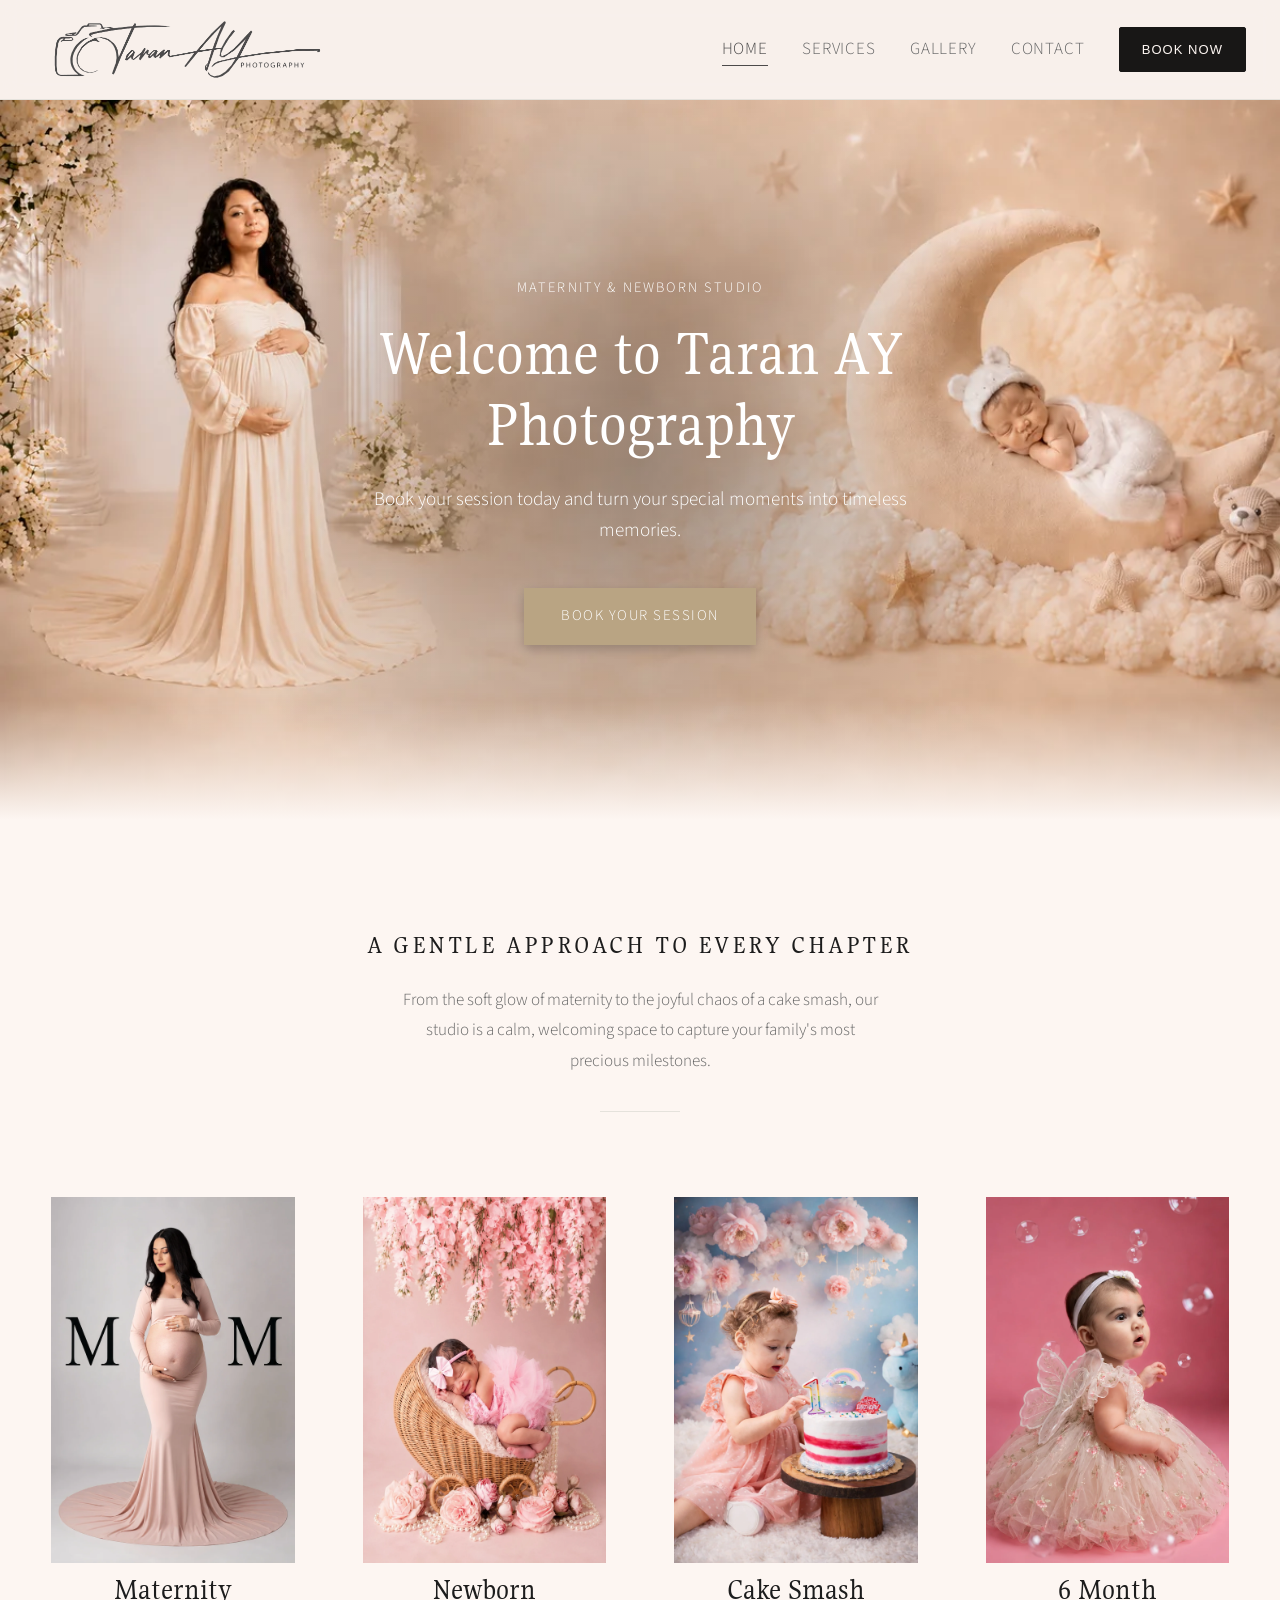
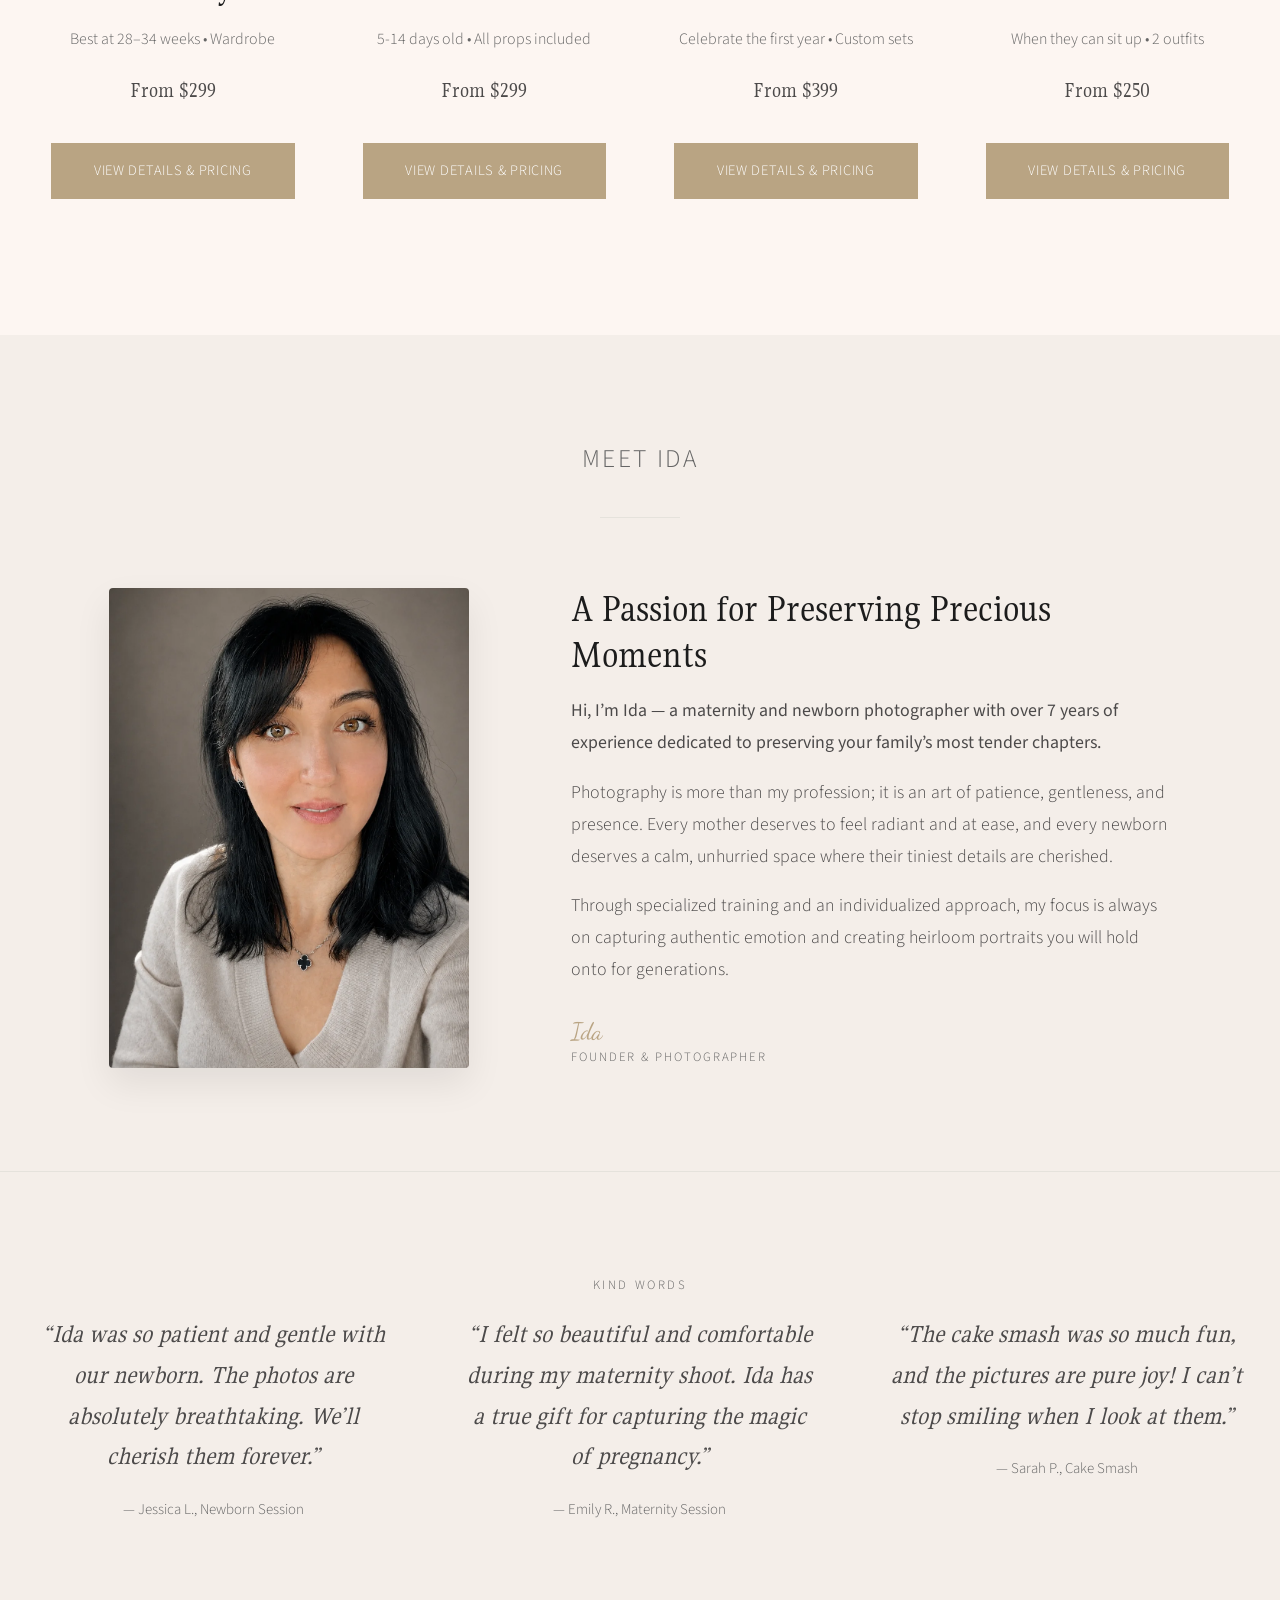
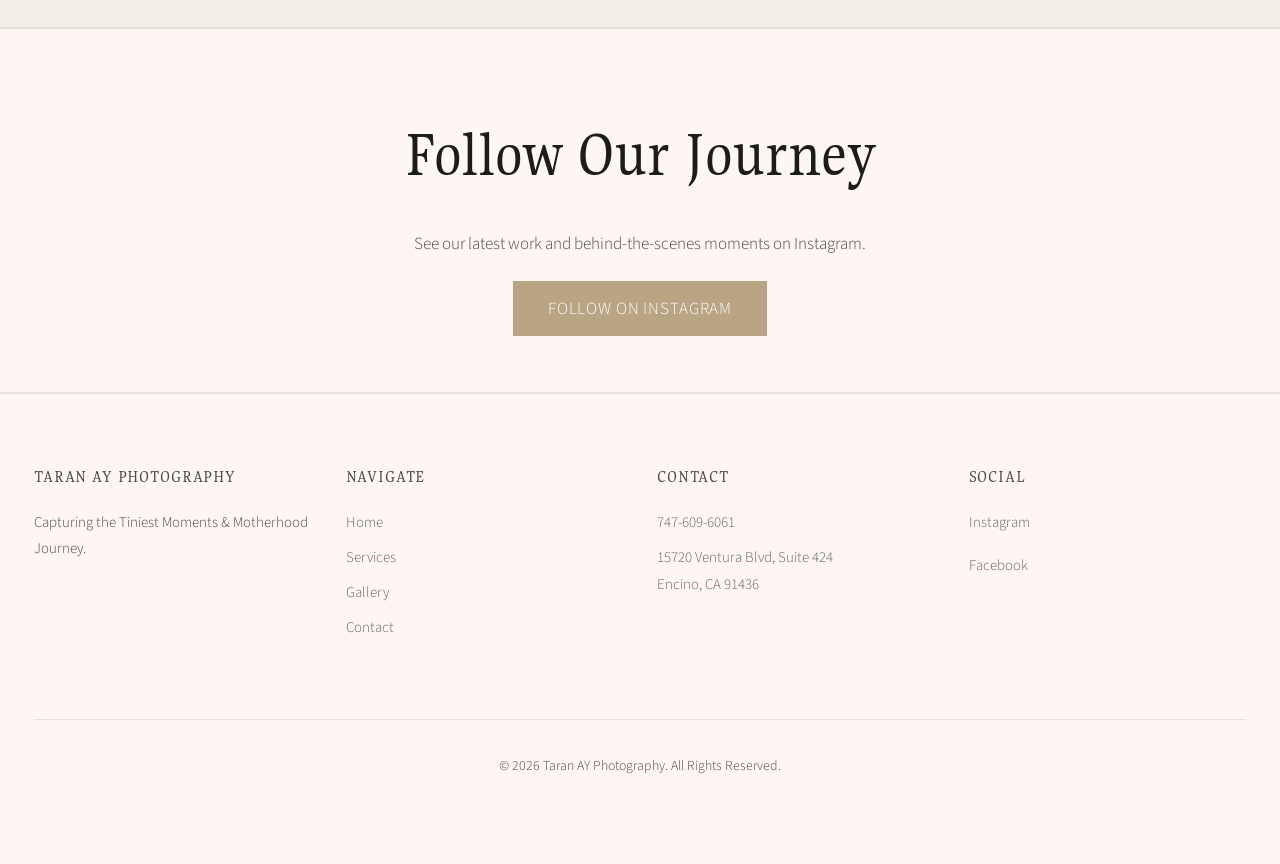
<file: index.html>
<!DOCTYPE html>
<html lang="en">
<head>
  <meta charset="UTF-8">
  <meta name="viewport" content="width=device-width, initial-scale=1.0">
  <meta name="description" content="Taran AY Photography specializes in newborn, maternity, and cake smash photography.">
  <title>Taran AY Photography — Newborn, Maternity & Cake Smash</title>
  <link rel="preconnect" href="https://fonts.googleapis.com">
  <link rel="preconnect" href="https://fonts.gstatic.com" crossorigin>
  <link href="https://fonts.googleapis.com/css2?family=Gupter:wght@400&family=Source+Sans+Pro:wght@300&family=Dancing+Script:wght@400&display=swap" rel="stylesheet">
  <link rel="stylesheet" href="/css/styles.css">
  <!-- Meta Pixel Code -->
  <script>
    !function(f,b,e,v,n,t,s)
    {
        if(f.fbq)return;n=f.fbq=function(){
            n.callMethod? n.callMethod.apply(n,arguments):n.queue.push(arguments)
        };
        if(!f._fbq)f._fbq=n;
        n.push=n;n.loaded=!0;
        n.version='2.0';
        n.queue=[];t=b.createElement(e);
        t.async=!0;
        t.src=v;
        s=b.getElementsByTagName(e)[0];
        s.parentNode.insertBefore(t,s)
    }(window, document,'script', 'https://connect.facebook.net/en_US/fbevents.js');
    fbq('init', '1381761253374535');
    fbq('track', 'PageView');
  </script>
  <noscript><img height="1" width="1" style="display:none" src="https://www.facebook.com/tr?id=1381761253374535&ev=PageView&noscript=1"/></noscript>
  <!-- End Meta Pixel Code -->
</head>
<body>

  <header class="header">
    <div class="header__inner">
      <a href="/" class="logo">
        <img src="/images/logo.webp" alt="Taran AY Photography Logo">
      </a>
      <nav class="nav" aria-label="Main navigation">
        <ul class="nav__list">
          <li><a href="/" class="nav__link">Home</a></li>
          <li><a href="/services" class="nav__link">Services</a></li>
          <li><a href="/gallery" class="nav__link">Gallery</a></li>
          <li><a href="/contact" class="nav__link">Contact</a></li>
          <li><a href="https://n1458700.alteg.io/" class="btn ms_booking">Book Now</a></li>
        </ul>
      </nav>
      <button class="menu-toggle" aria-label="Open menu" aria-expanded="false">
        <span class="menu-toggle__bar"></span>
        <span class="menu-toggle__bar"></span>
        <span class="menu-toggle__bar"></span>
      </button>
    </div>
  </header>

  <nav class="mobile-nav" aria-label="Mobile navigation">
    <ul class="mobile-nav__list">
      <li><a href="/" class="mobile-nav__link">Home</a></li>
      <li><a href="/services" class="mobile-nav__link">Services</a></li>
      <li><a href="/gallery" class="mobile-nav__link">Gallery</a></li>
      <li><a href="/contact" class="mobile-nav__link">Contact</a></li>
      <li><a href="https://n1458700.alteg.io/" class="btn ms_booking" style="margin-top: 1rem;">Book Now</a></li>
    </ul>
  </nav>

  <main>
    <section class="page-intro">
      <div class="page-intro__image">
        <img src="images/hero_background.webp" alt="A beautiful vertical photograph of a mother and child">
      </div>
      <div class="page-intro__content">
        <span class="page-intro__eyebrow">Maternity &amp; Newborn Studio</span>
        <h1 class="page-intro__headline">Welcome to Taran AY Photography</h1>
        <p class="page-intro__body">
          Book your session today and turn your special moments into timeless memories.
        </p>
        <a href="https://n1458700.alteg.io/" class="page-intro__btn">Book Your Session</a>
      </div>
    </section>

    <section class="section category-showcase-section">
      <div class="container">
        <div class="section-heading">
          <h2>A Gentle Approach to Every Chapter</h2>
          <p>From the soft glow of maternity to the joyful chaos of a cake smash, our studio is a calm, welcoming space to capture your family's most precious milestones.</p>
          <div class="divider"></div>
        </div>
        <div class="category-showcase">
          <div class="service-card">
            <a href="/services#maternity"><img src="/images/maternity.webp" alt="An expectant mother during a maternity photoshoot" class="service-card__image"></a>
            <h3 class="service-card__title">Maternity</h3>
            <p class="service-card__desc">Best at 28–34 weeks • Wardrobe</p>
            <p class="service-card__price">From $299</p>
            <div class="service-card__actions">
              <a href="/services#maternity" class="btn">View Details & Pricing</a>
            </div>
          </div>
          <div class="service-card">
            <a href="/services#newborn"><img src="/images/newborn.webp" alt="A sleeping newborn baby" class="service-card__image"></a>
            <h3 class="service-card__title">Newborn</h3>
            <p class="service-card__desc">5-14 days old • All props included</p>
            <p class="service-card__price">From $299</p>
            <div class="service-card__actions">
              <a href="/services#newborn" class="btn">View Details & Pricing</a>
            </div>
          </div>
          <div class="service-card">
            <a href="/services#cakesmash"><img src="/images/cakesmash.webp" alt="A baby enjoying a cake smash" class="service-card__image"></a>
            <h3 class="service-card__title">Cake Smash</h3>
            <p class="service-card__desc">Celebrate the first year • Custom sets</p>
            <p class="service-card__price">From $399</p>
            <div class="service-card__actions">
              <a href="/services#cakesmash" class="btn">View Details & Pricing</a>
            </div>
          </div>
          <div class="service-card">
            <a href="/services#milestone"><img src="/images/6_month.webp" alt="A 6-month old baby milestone photo" class="service-card__image"></a>
            <h3 class="service-card__title">6 Month</h3>
            <p class="service-card__desc">When they can sit up • 2 outfits</p>
            <p class="service-card__price">From $250</p>
            <div class="service-card__actions">
              <a href="/services#milestone" class="btn">View Details & Pricing</a>
            </div>
          </div>
        </div>
      </div>
    </section>

    <section class="section about-me section--alternate" id="about">
  <div class="container">
    <div class="section-heading">
      <h2 class="eyebrow">Meet Ida</h2>
      <div class="divider"></div>
    </div>

    <div class="about-me__grid">
      <div class="about-me__image-wrapper">
        <img src="/images/ida-portrait.webp" alt="Portrait of Ida, Maternity and Newborn Photographer" class="about-me__image">
      </div>

      <div class="about-me__content">
        <h3 class="about-me__title">A Passion for Preserving Precious Moments</h3>

        <p class="about-me__lead">
          Hi, I’m Ida — a maternity and newborn photographer with over 7 years of experience dedicated to preserving your family’s most tender chapters.
        </p>

        <p>
          Photography is more than my profession; it is an art of patience, gentleness, and presence. Every mother deserves to feel radiant and at ease, and every newborn deserves a calm, unhurried space where their tiniest details are cherished.
        </p>

        <p>
          Through specialized training and an individualized approach, my focus is always on capturing authentic emotion and creating heirloom portraits you will hold onto for generations.
        </p>

        <div class="about-me__footer">
          <span class="about-me__signature">Ida</span>
          <span class="about-me__role">Founder & Photographer</span>
        </div>
      </div>
    </div>
  </div>
</section>

    <section class="section testimonials section--alternate">
        <div class="container">
            <h2 class="text-center eyebrow">Kind Words</h2>
            <div class="testimonials__grid">
                <div class="testimonial-card">
                    <blockquote>“Ida was so patient and gentle with our newborn. The photos are absolutely breathtaking. We’ll cherish them forever.”</blockquote>
                    <cite>— Jessica L., Newborn Session</cite>
                </div>
                <div class="testimonial-card">
                    <blockquote>“I felt so beautiful and comfortable during my maternity shoot. Ida has a true gift for capturing the magic of pregnancy.”</blockquote>
                    <cite>— Emily R., Maternity Session</cite>
                </div>
                <div class="testimonial-card">
                    <blockquote>“The cake smash was so much fun, and the pictures are pure joy! I can’t stop smiling when I look at them.”</blockquote>
                    <cite>— Sarah P., Cake Smash</cite>
                </div>
            </div>
        </div>
    </section>

    <section class="cta-banner">
      <div class="container">
        <h2>Follow Our Journey</h2>
        <p>See our latest work and behind-the-scenes moments on Instagram.</p>
        <a href="https://www.instagram.com/taran_ay_photography/" class="btn" target="_blank" rel="noopener noreferrer">Follow on Instagram</a>

      </div>
    </section>
  </main>

  <footer class="footer">
    <div class="container">
      <div class="footer__grid">
        <div class="footer__column">
          <h4>Taran AY Photography</h4>
          <p>Capturing the Tiniest Moments & Motherhood Journey.</p>
        </div>
        <div class="footer__column">
          <h4>Navigate</h4>
          <ul>
            <li><a href="/">Home</a></li>
            <li><a href="/services">Services</a></li>
            <li><a href="/gallery">Gallery</a></li>
            <li><a href="/contact">Contact</a></li>
          </ul>
        </div>
        <div class="footer__column">
          <h4>Contact</h4>
          <ul>
            <li><a href="tel:747-609-6061">747-609-6061</a></li>
            <li>15720 Ventura Blvd, Suite 424<br>Encino, CA 91436</li>
          </ul>
        </div>
        <div class="footer__column">
          <h4>Social</h4>
          <ul class="footer-social">
              <li><a href="https://www.instagram.com/taran_ay_photography/" target="_blank" rel="noopener noreferrer">Instagram</a></li>
            <li><a href="https://www.facebook.com/profile.php?id=61585081335807&mibextid=wwXIfr" target="_blank" rel="noopener noreferrer">Facebook</a></li>
          </ul>
        </div>
      </div>
      <div class="footer__bottom">
        <p>&copy; <span id="year"></span> Taran AY Photography. All Rights Reserved.</p>
      </div>
    </div>
  </footer>
  <script type="text/javascript" src="https://w1458700.alteg.io/widgetJS" charset="UTF-8"></script>
  <script src="/js/main.js"></script>
</body>
</html>
</file>
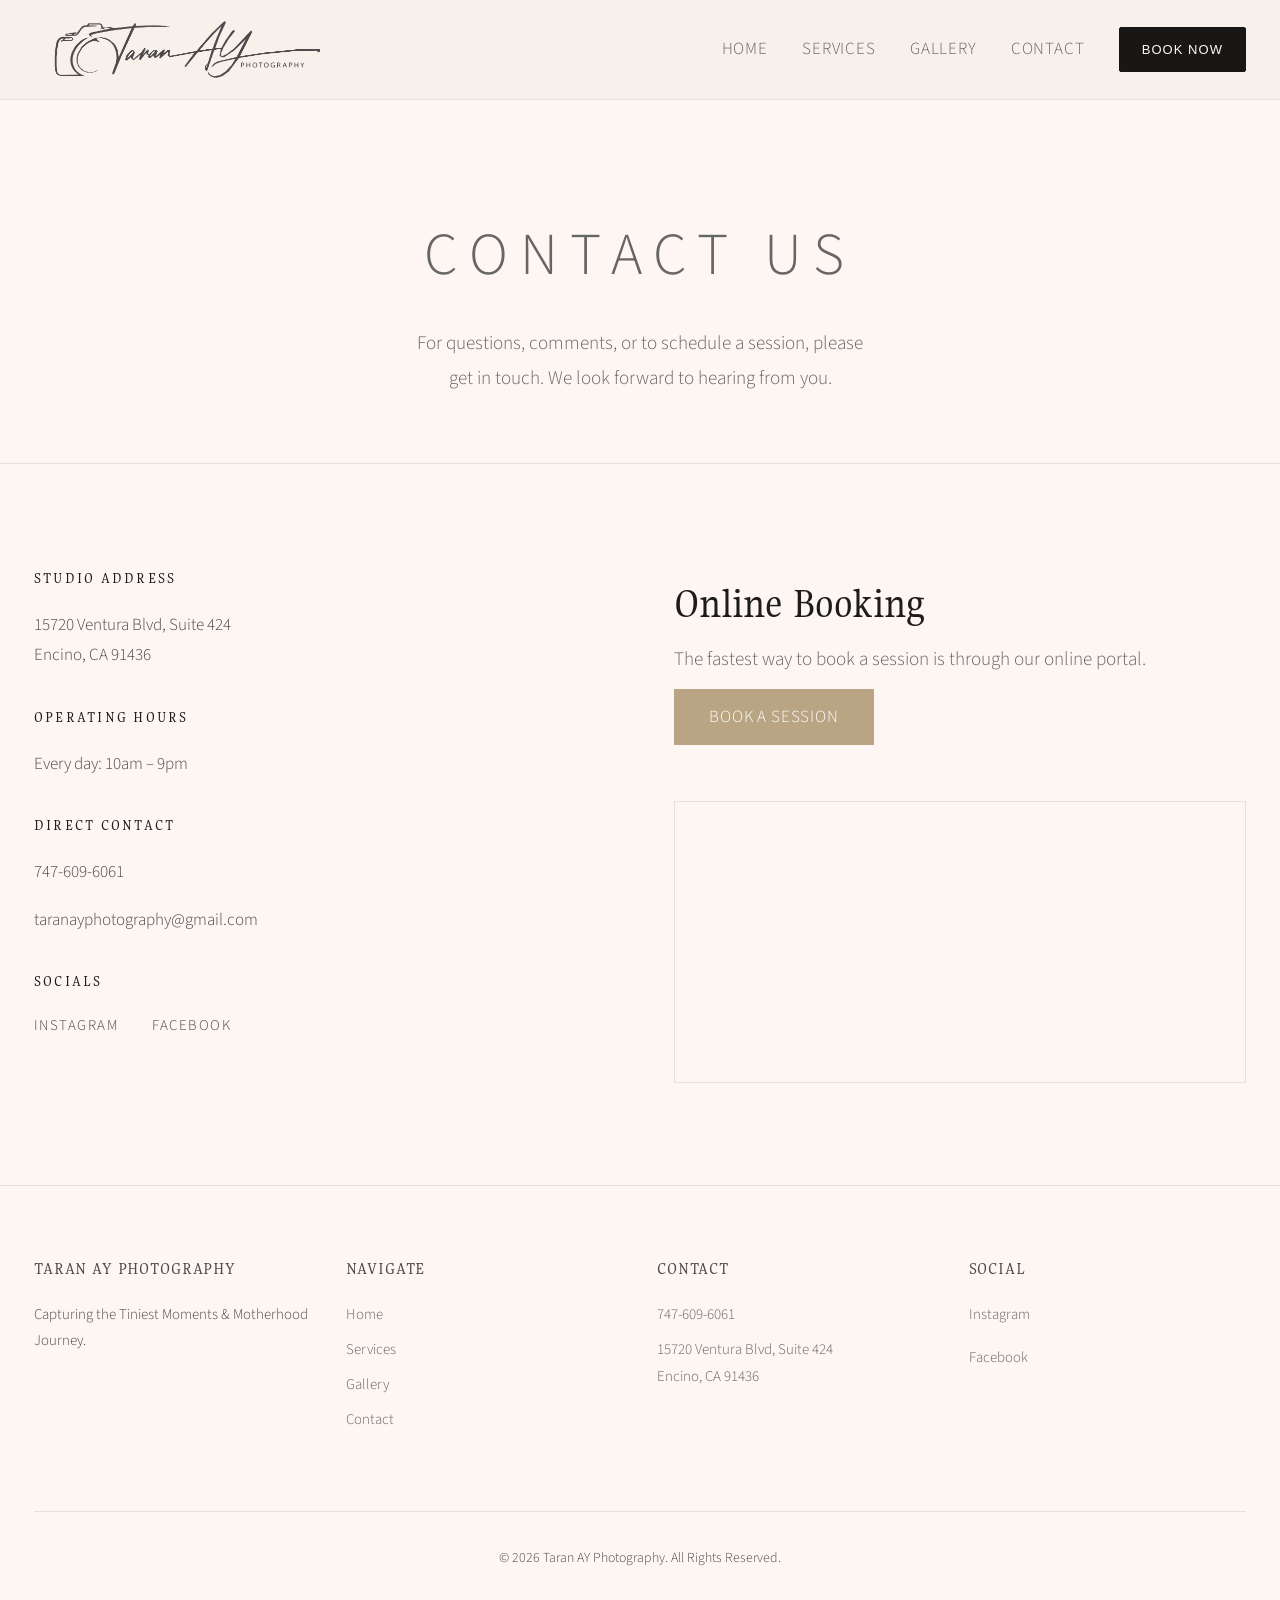
<file: contact.html>
<!DOCTYPE html>
<html lang="en">
<head>
  <meta charset="UTF-8">
  <meta name="viewport" content="width=device-width, initial-scale=1.0">
  <meta name="description" content="Contact Taran AY Photography to book a session or ask a question.">
  <title>Contact — Taran AY Photography</title>
  <link rel="preconnect" href="https://fonts.googleapis.com">
  <link rel="preconnect" href="https://fonts.gstatic.com" crossorigin>
  <link href="https://fonts.googleapis.com/css2?family=Gupter:wght@400&family=Source+Sans+Pro:wght@300&display=swap" rel="stylesheet">
  <link rel="stylesheet" href="/css/styles.css">
  <!-- Meta Pixel Code -->
  <script>
    !function(f,b,e,v,n,t,s)
    {
        if(f.fbq)return;n=f.fbq=function(){
            n.callMethod? n.callMethod.apply(n,arguments):n.queue.push(arguments)
        };
        if(!f._fbq)f._fbq=n;
        n.push=n;n.loaded=!0;
        n.version='2.0';
        n.queue=[];t=b.createElement(e);
        t.async=!0;
        t.src=v;
        s=b.getElementsByTagName(e)[0];
        s.parentNode.insertBefore(t,s)
    }(window, document,'script', 'https://connect.facebook.net/en_US/fbevents.js');
    fbq('init', '1381761253374535');
    fbq('track', 'PageView');
  </script>
  <noscript><img height="1" width="1" style="display:none" src="https://www.facebook.com/tr?id=1381761253374535&ev=PageView&noscript=1"/></noscript>
  <!-- End Meta Pixel Code -->
</head>
<body>

  <header class="header">
    <div class="header__inner">
      <a href="/" class="logo">
        <img src="/images/logo.webp" alt="Taran AY Photography Logo">
      </a>
      <nav class="nav" aria-label="Main navigation">
        <ul class="nav__list">
          <li><a href="/" class="nav__link">Home</a></li>
          <li><a href="/services" class="nav__link">Services</a></li>
          <li><a href="/gallery" class="nav__link">Gallery</a></li>
          <li><a href="/contact" class="nav__link">Contact</a></li>
          <li><a href="https://n1458700.alteg.io/" class="btn ms_booking">Book Now</a></li>
        </ul>
      </nav>
      <button class="menu-toggle" aria-label="Open menu" aria-expanded="false">
        <span class="menu-toggle__bar"></span>
        <span class="menu-toggle__bar"></span>
        <span class="menu-toggle__bar"></span>
      </button>
    </div>
  </header>

  <nav class="mobile-nav" aria-label="Mobile navigation">
    <ul class="mobile-nav__list">
      <li><a href="/" class="mobile-nav__link">Home</a></li>
      <li><a href="/services" class="mobile-nav__link">Services</a></li>
      <li><a href="/gallery" class="mobile-nav__link">Gallery</a></li>
      <li><a href="/contact" class="mobile-nav__link">Contact</a></li>
      <li><a href="https://n1458700.alteg.io/" class="btn ms_booking" style="margin-top: 1rem;">Book Now</a></li>
    </ul>
  </nav>

  <main class="main-content">
    <section class="page-hero">
      <div class="container">
        <h1 class="eyebrow">Contact Us</h1>
        <p class="lead">For questions, comments, or to schedule a session, please get in touch. We look forward to hearing from you.</p>
      </div>
    </section>

    <section class="section">
      <div class="container">
        <div class="contact-grid">
          <div class="contact-details">
            <div class="contact-details__block">
              <h4>Studio Address</h4>
              <p>15720 Ventura Blvd, Suite 424<br>Encino, CA 91436</p>
            </div>
            <div class="contact-details__block">
              <h4>Operating Hours</h4>
              <p>Every day: 10am – 9pm</p>
            </div>
            <div class="contact-details__block">
              <h4>Direct Contact</h4>
              <p><a href="tel:747-609-6061">747-609-6061</a></p>
              <p><a href="mailto:taranayphotography@gmail.com">taranayphotography@gmail.com</a></p>
            </div>
            <div class="contact-details__block">
              <h4>Socials</h4>
              <div class="social-links">
                <a href="https://www.instagram.com/taran_ay_photography/" target="_blank" rel="noopener noreferrer">Instagram</a>
                <a href="https://www.facebook.com/profile.php?id=61585081335807&mibextid=wwXIfr&mibextid=wwXIfr" target="_blank" rel="noopener noreferrer">Facebook</a>
              </div>
            </div>
          </div>
          <div class="contact-booking">
            <h3>Online Booking</h3>
            <p class="lead" style="margin-bottom: 1.5rem;">The fastest way to book a session is through our online portal.</p>
            <a href="https://n1458700.alteg.io/" class="btn ms_booking">Book a Session</a>
            <div class="contact-map">
              <iframe
                title="Studio location map"
                src="https://www.google.com/maps?q=15720+Ventura+Blvd+Suite+424+Encino+CA+91436&output=embed"
                width="100%"
                height="280"
                style="border:0;"
                allowfullscreen=""
                loading="lazy"
                referrerpolicy="no-referrer-when-downgrade">
              </iframe>
            </div>
          </div>
        </div>
      </div>
    </section>
  </main>

  <footer class="footer">
    <div class="container">
      <div class="footer__grid">
        <div class="footer__column">
          <h4>Taran AY Photography</h4>
          <p>Capturing the Tiniest Moments & Motherhood Journey.</p>
        </div>
        <div class="footer__column">
          <h4>Navigate</h4>
          <ul>
            <li><a href="/">Home</a></li>
            <li><a href="/services">Services</a></li>
            <li><a href="/gallery">Gallery</a></li>
            <li><a href="/contact">Contact</a></li>
          </ul>
        </div>
        <div class="footer__column">
          <h4>Contact</h4>
          <ul>
            <li><a href="tel:747-609-6061">747-609-6061</a></li>
            <li>15720 Ventura Blvd, Suite 424<br>Encino, CA 91436</li>
          </ul>
        </div>
        <div class="footer__column">
          <h4>Social</h4>
          <ul class="footer-social">
              <li><a href="https://www.instagram.com/taran_ay_photography/" target="_blank" rel="noopener noreferrer">Instagram</a></li>
            <li><a href="https://www.facebook.com/profile.php?id=61585081335807&mibextid=wwXIfr" target="_blank" rel="noopener noreferrer">Facebook</a></li>
          </ul>
        </div>
      </div>
      <div class="footer__bottom">
        <p>&copy; <span id="year"></span> Taran AY Photography. All Rights Reserved.</p>
      </div>
    </div>
  </footer>
  <script type="text/javascript" src="https://w1458700.alteg.io/widgetJS" charset="UTF-8"></script>
  <script src="/js/main.js"></script>
</body>
</html>
</file>
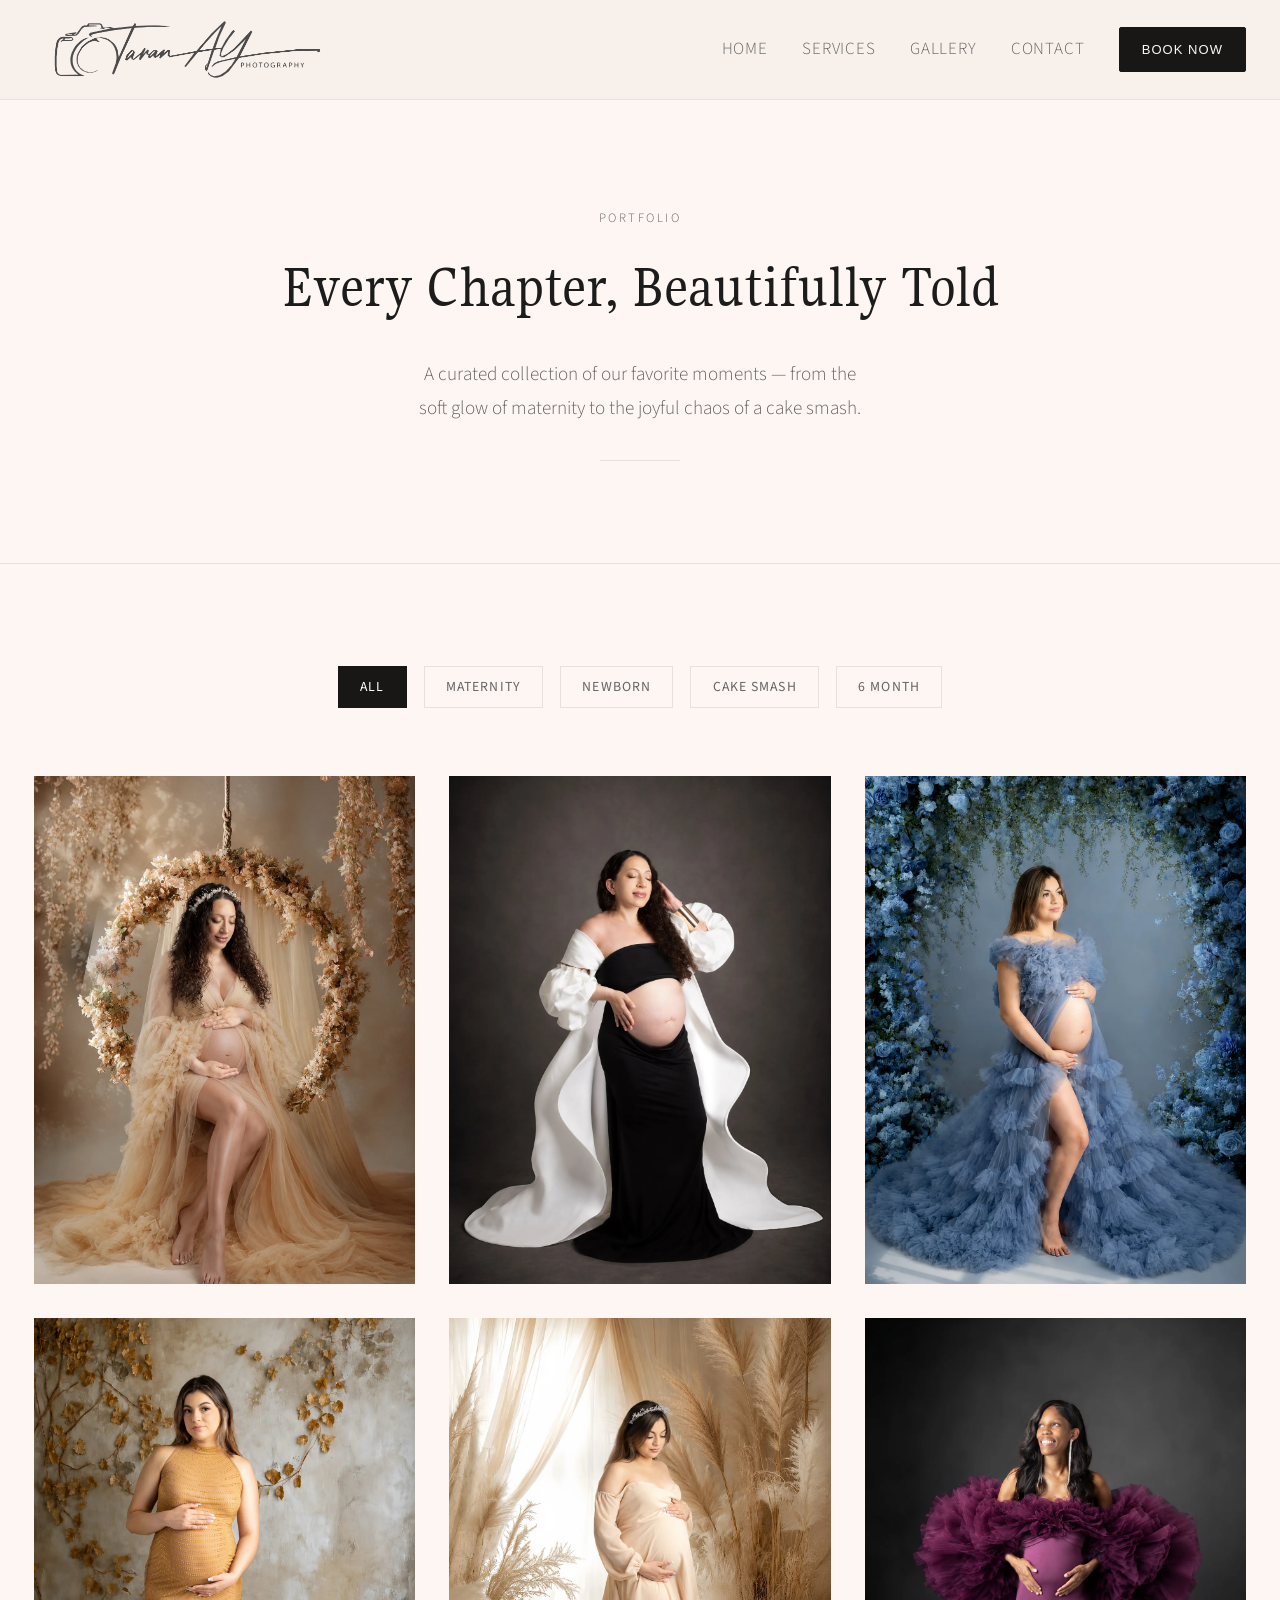
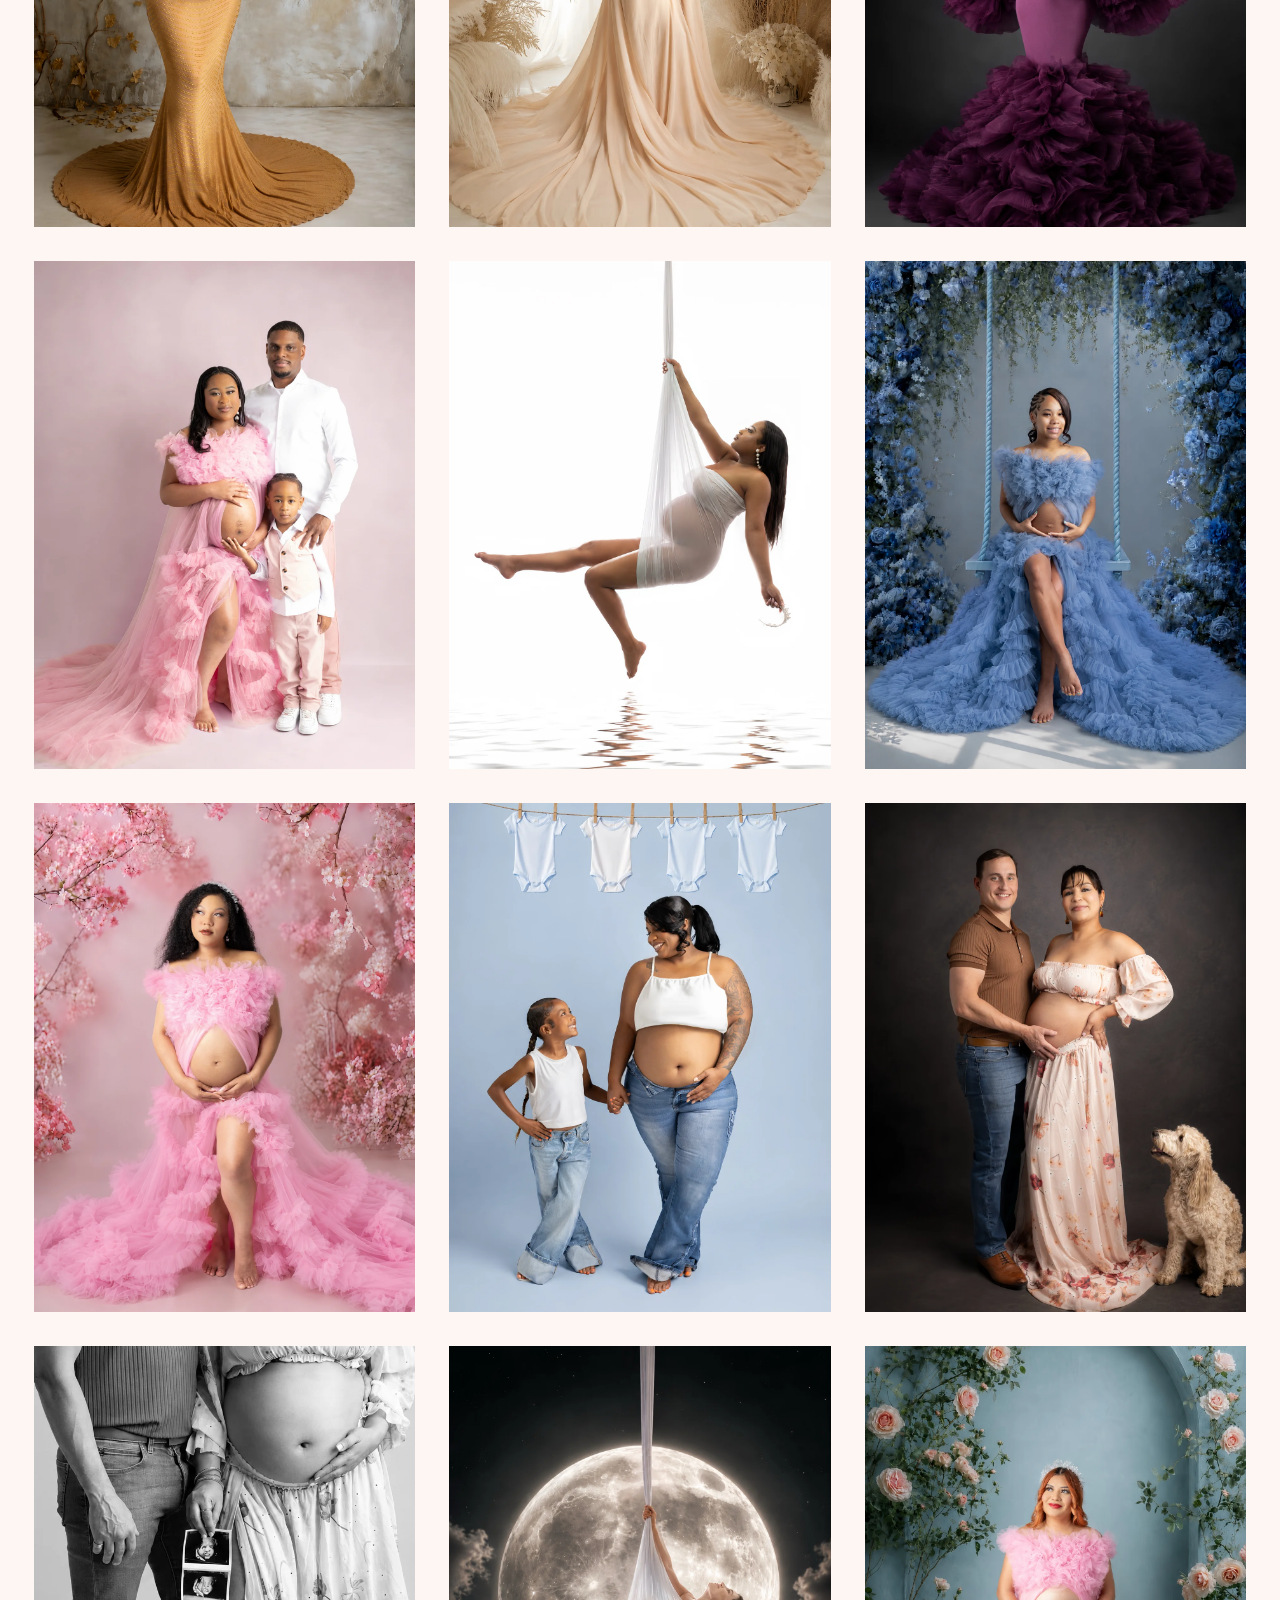
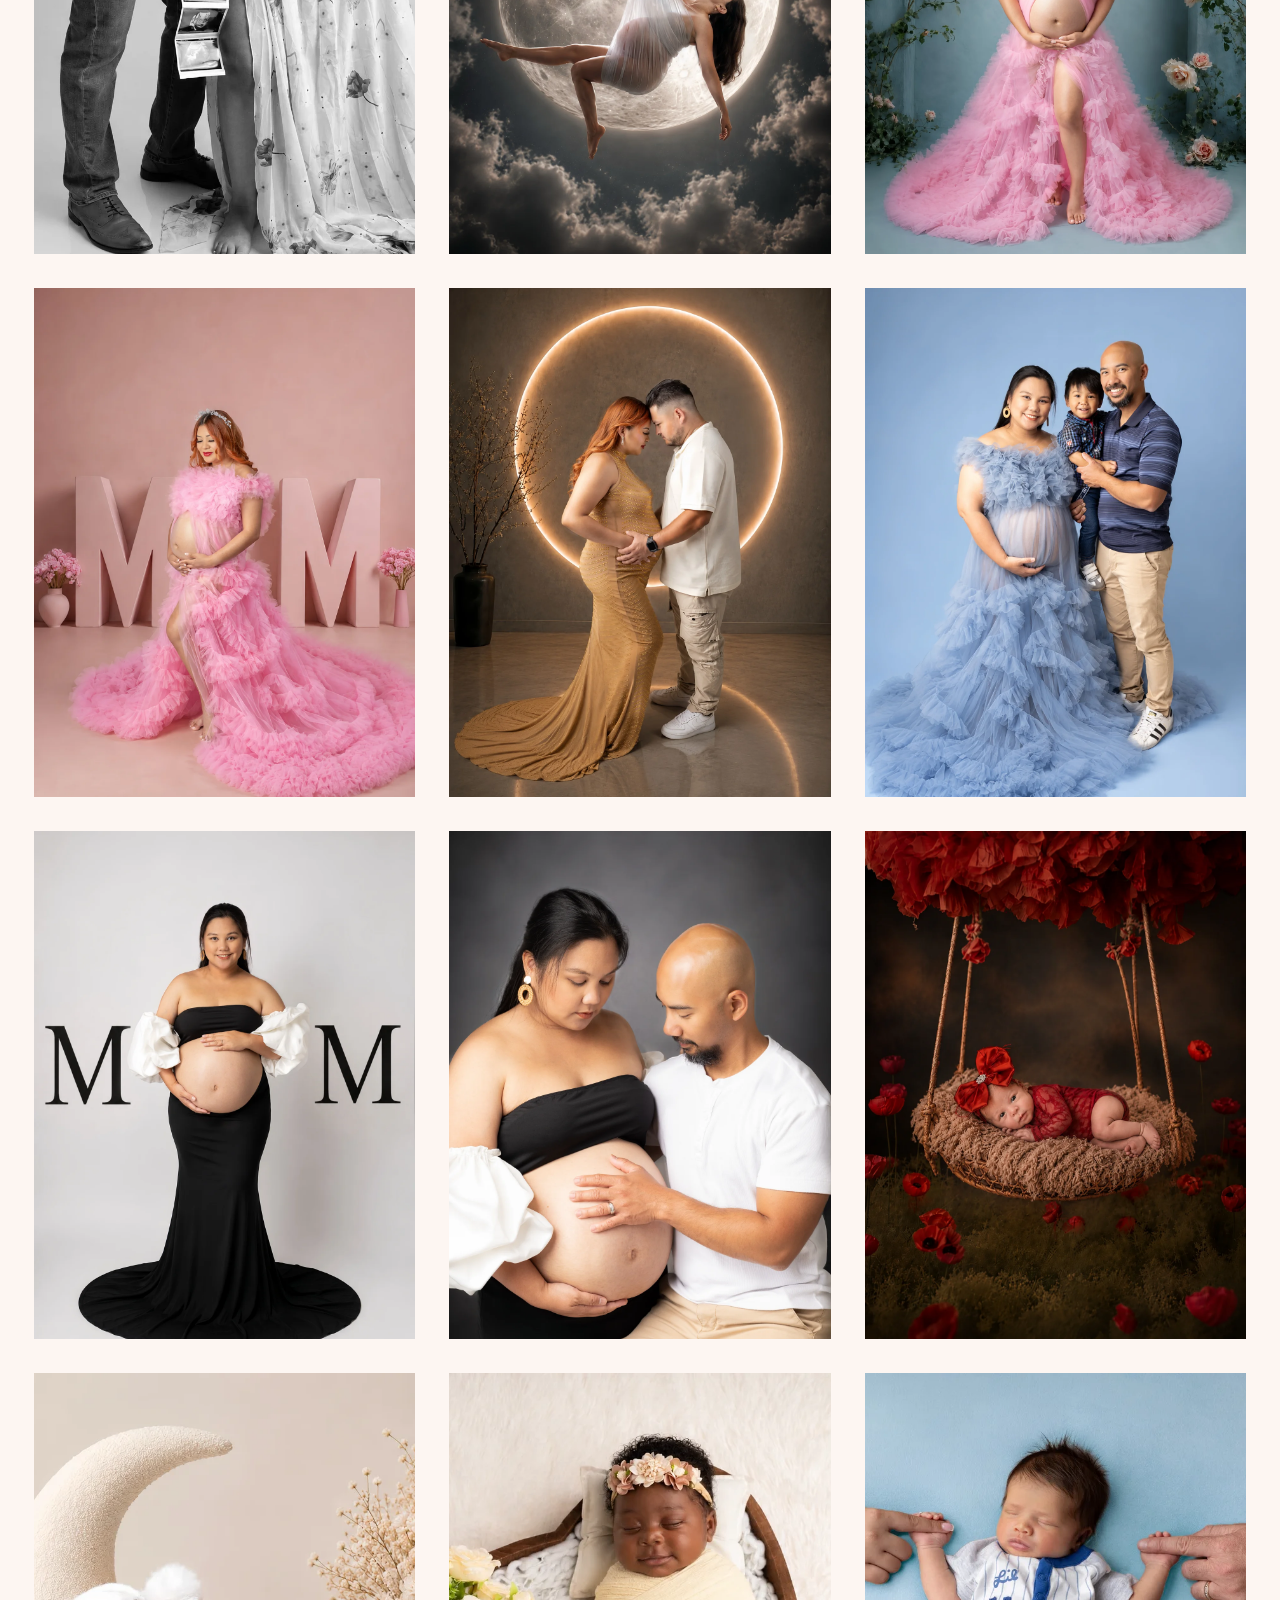
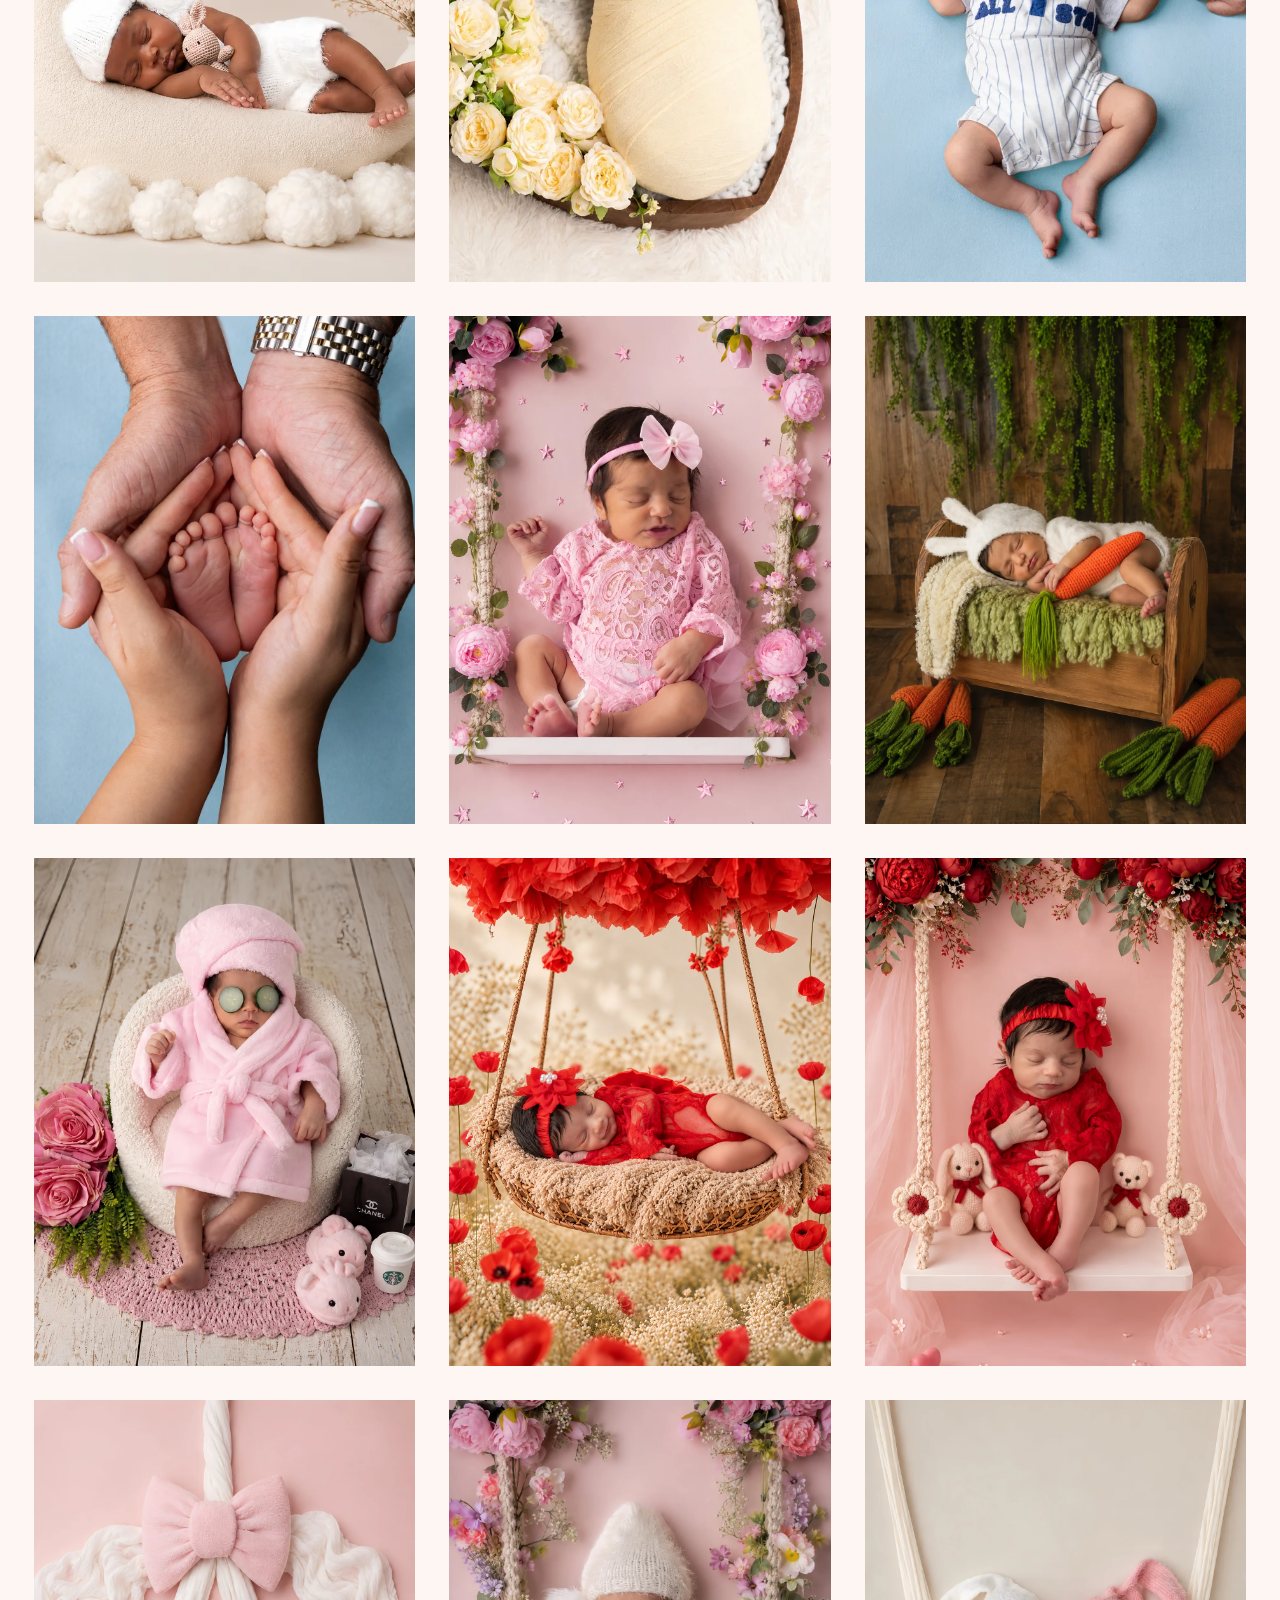
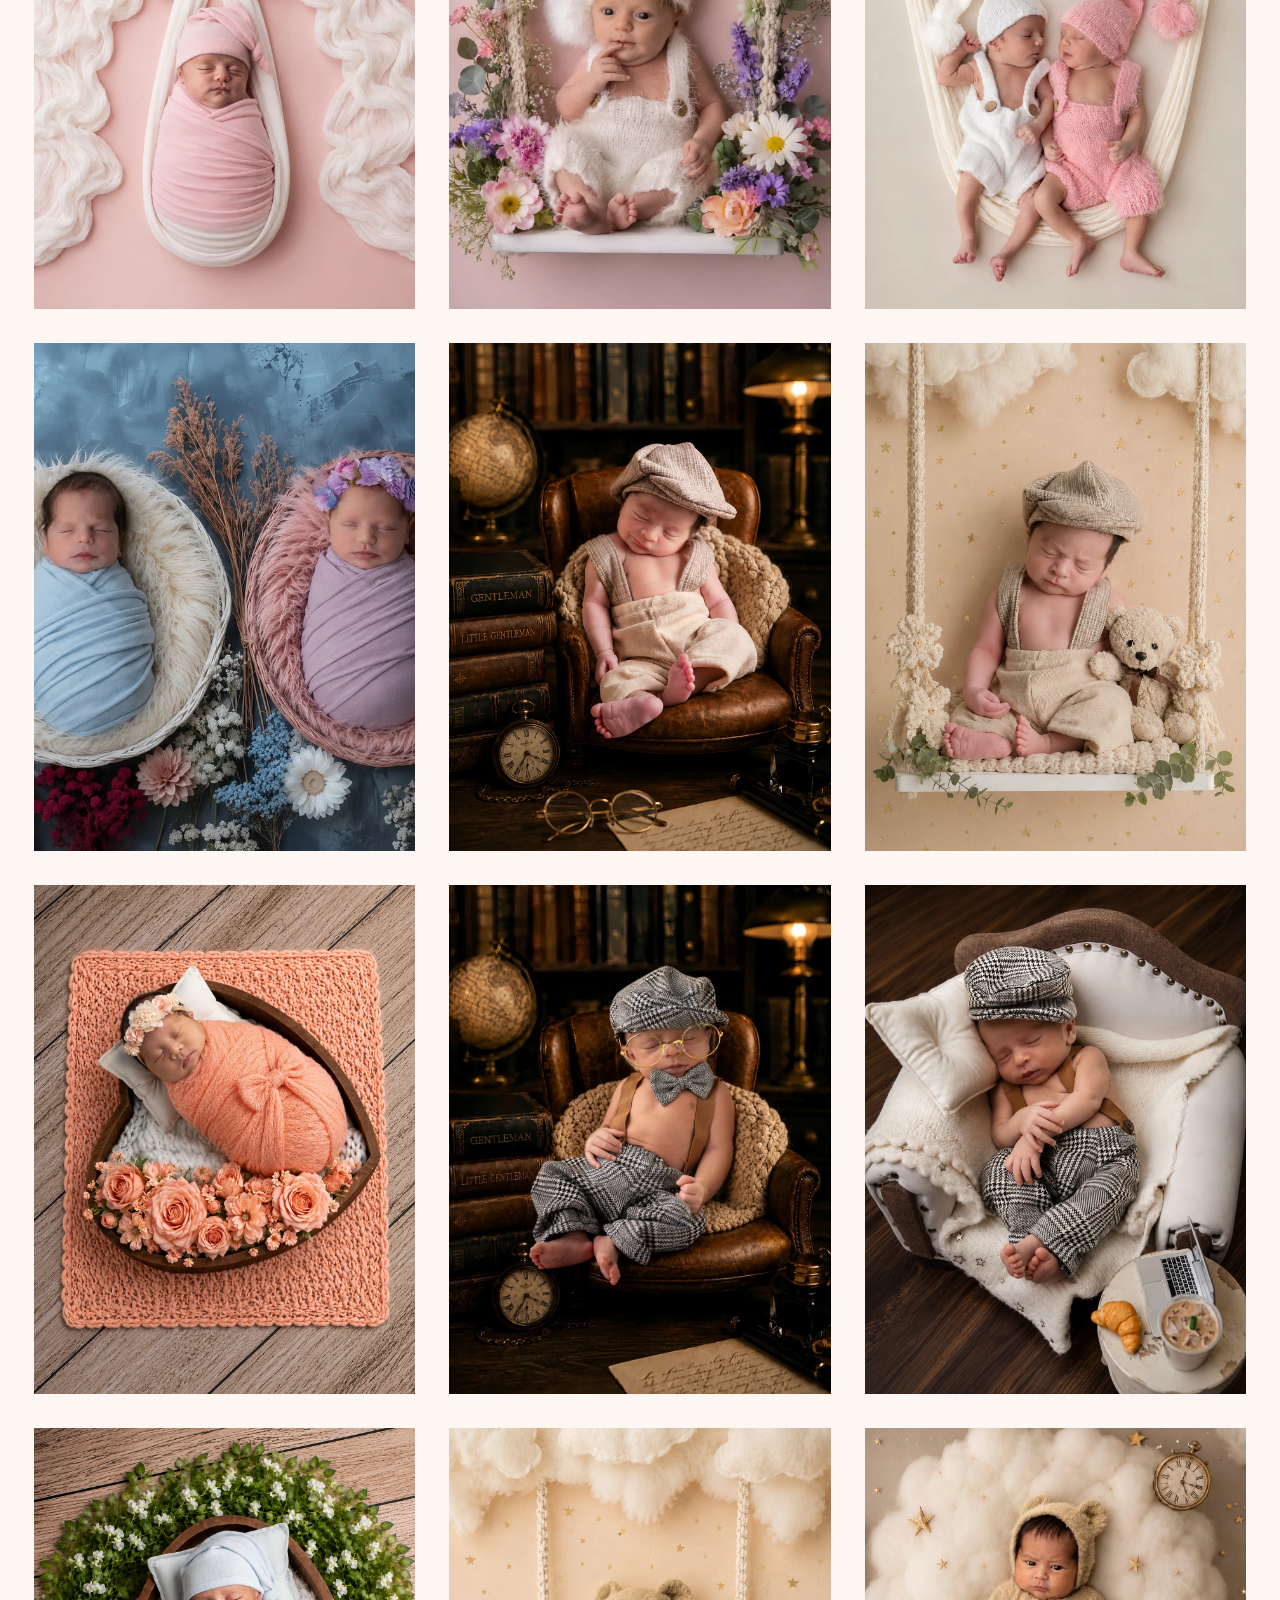
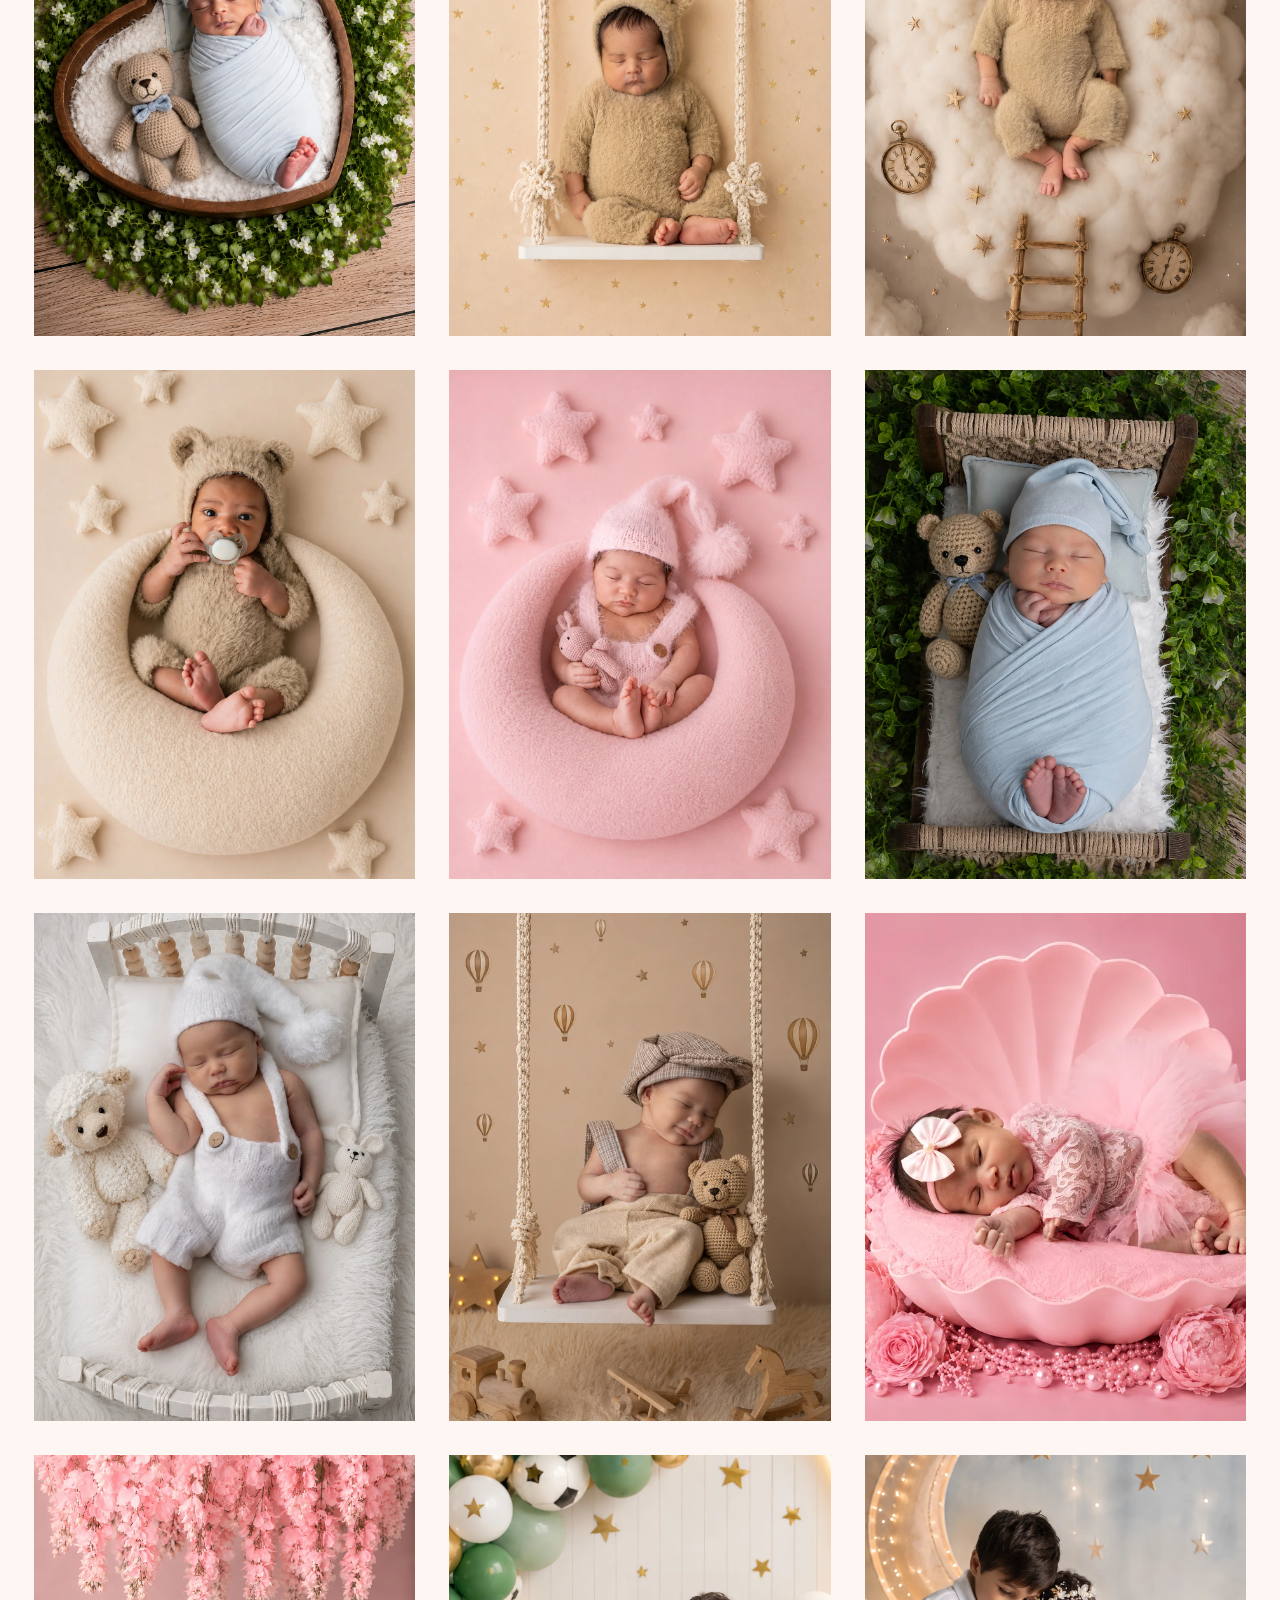
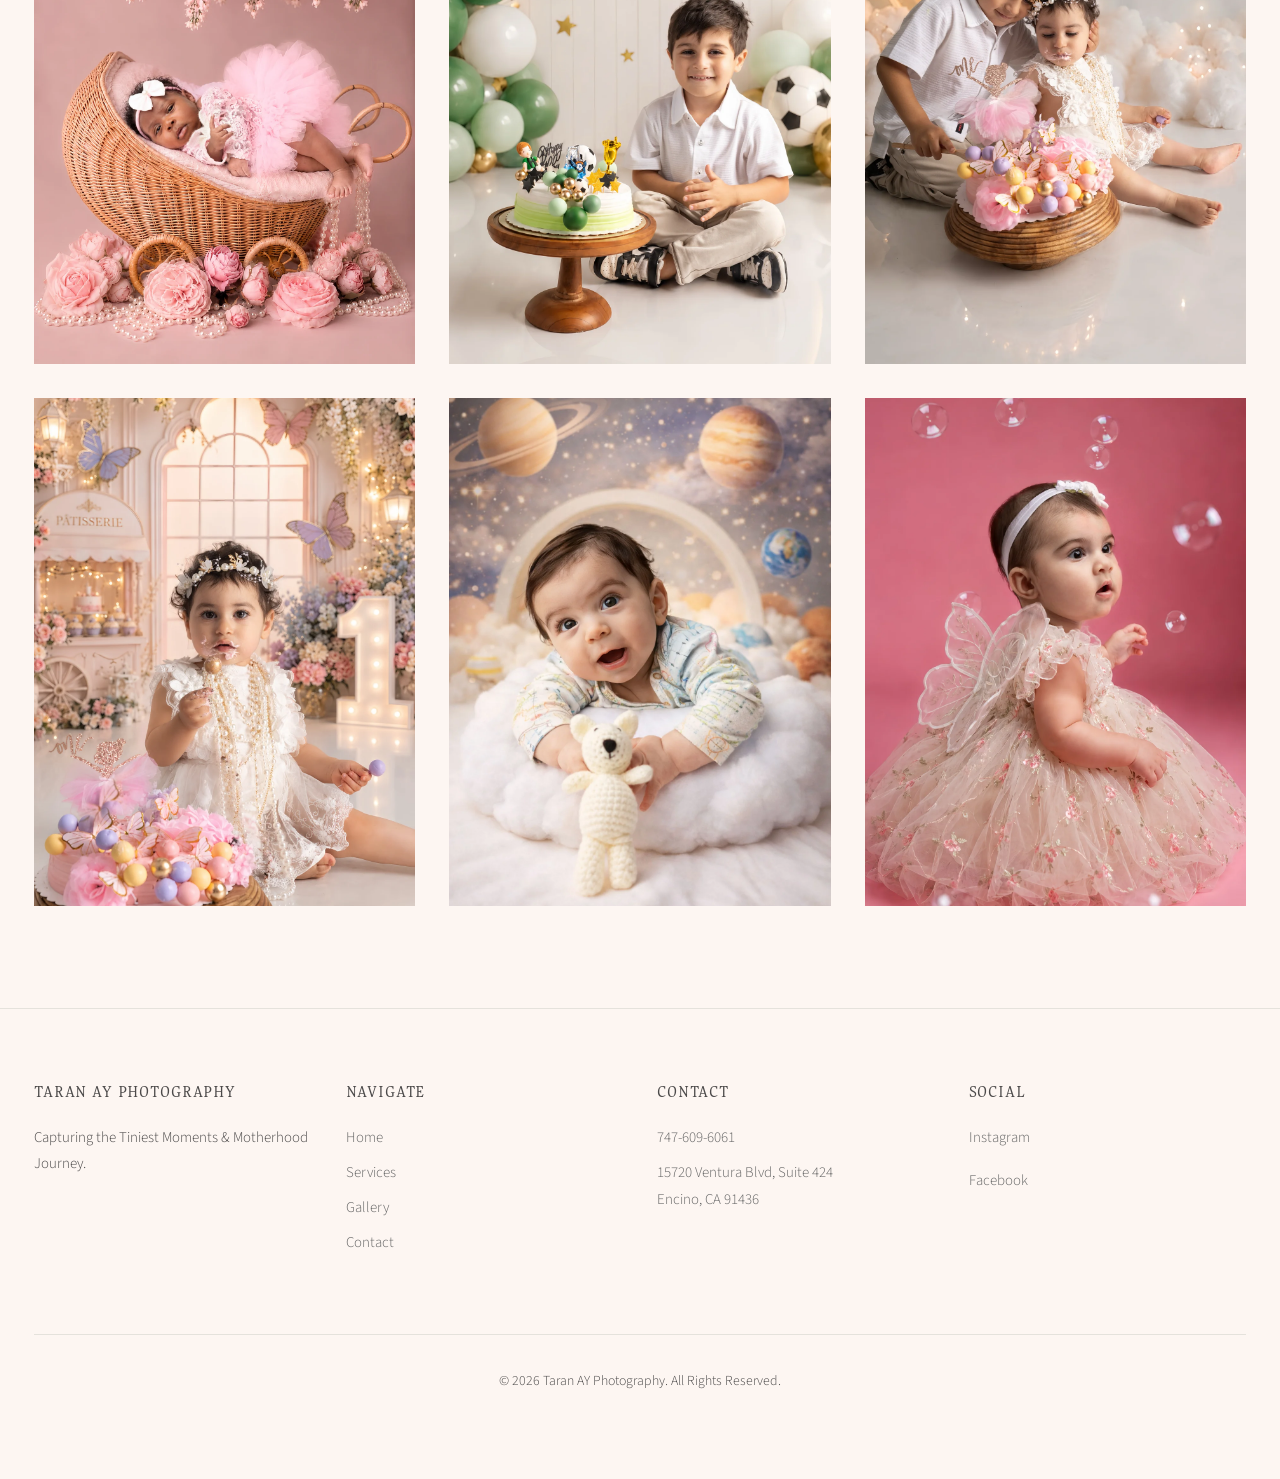
<file: gallery.html>
<!DOCTYPE html>
<html lang="en">
<head>
  <meta charset="UTF-8">
  <meta name="viewport" content="width=device-width, initial-scale=1.0">
  <meta name="description" content="Portfolio gallery for Taran AY Photography, showcasing maternity, newborn, cake smash, and 6-month milestone photos.">
  <title>Gallery — Taran AY Photography</title>
  <link rel="preconnect" href="https://fonts.googleapis.com">
  <link rel="preconnect" href="https://fonts.gstatic.com" crossorigin>
  <link href="https://fonts.googleapis.com/css2?family=Gupter:wght@400&family=Source+Sans+Pro:wght@300&display=swap" rel="stylesheet">
  <link rel="stylesheet" href="/css/styles.css">
  <!-- Meta Pixel Code -->
  <script>
    !function(f,b,e,v,n,t,s)
    {
        if(f.fbq)return;n=f.fbq=function(){
            n.callMethod? n.callMethod.apply(n,arguments):n.queue.push(arguments)
        };
        if(!f._fbq)f._fbq=n;
        n.push=n;n.loaded=!0;
        n.version='2.0';
        n.queue=[];t=b.createElement(e);
        t.async=!0;
        t.src=v;
        s=b.getElementsByTagName(e)[0];
        s.parentNode.insertBefore(t,s)
    }(window, document,'script', 'https://connect.facebook.net/en_US/fbevents.js');
    fbq('init', '1381761253374535');
    fbq('track', 'PageView');
  </script>
  <noscript><img height="1" width="1" style="display:none" src="https://www.facebook.com/tr?id=1381761253374535&ev=PageView&noscript=1"/></noscript>
  <!-- End Meta Pixel Code -->
</head>
<body>

  <header class="header">
    <div class="header__inner">
      <a href="/" class="logo">
        <img src="/images/logo.webp" alt="Taran AY Photography Logo">
      </a>
      <nav class="nav" aria-label="Main navigation">
        <ul class="nav__list">
          <li><a href="/" class="nav__link">Home</a></li>
          <li><a href="/services" class="nav__link">Services</a></li>
          <li><a href="/gallery" class="nav__link nav-active" aria-current="page">Gallery</a></li>
          <li><a href="/contact" class="nav__link">Contact</a></li>
          <li><a href="https://n1458700.alteg.io/" class="btn ms_booking">Book Now</a></li>
        </ul>
      </nav>
      <button class="menu-toggle" aria-label="Open menu" aria-expanded="false">
        <span class="menu-toggle__bar"></span>
        <span class="menu-toggle__bar"></span>
        <span class="menu-toggle__bar"></span>
      </button>
    </div>
  </header>

  <nav class="mobile-nav" aria-label="Mobile navigation">
    <ul class="mobile-nav__list">
      <li><a href="/" class="mobile-nav__link">Home</a></li>
      <li><a href="/services" class="mobile-nav__link">Services</a></li>
      <li><a href="/gallery" class="mobile-nav__link">Gallery</a></li>
      <li><a href="/contact" class="mobile-nav__link">Contact</a></li>
      <li><a href="https://n1458700.alteg.io/" class="btn ms_booking" style="margin-top: 1rem;">Book Now</a></li>
    </ul>
  </nav>

  <main class="main-content">
    <section class="page-hero">
  <div class="container">
    <span class="eyebrow">Portfolio</span>
    <h1>Every Chapter, Beautifully Told</h1>
    <p class="lead">A curated collection of our favorite moments — from the soft glow of maternity to the joyful chaos of a cake smash.</p>
    <div class="divider"></div>
  </div>
</section>

    <section class="section">
      <div class="container">

        <!-- Filter buttons -->
        <div class="gallery-filters">
          <button class="gallery-filter active" data-filter="all">All</button>
          <button class="gallery-filter" data-filter="maternity">Maternity</button>
          <button class="gallery-filter" data-filter="newborn">Newborn</button>
          <button class="gallery-filter" data-filter="cakesmash">Cake Smash</button>
          <button class="gallery-filter" data-filter="6months">6 Month</button>
        </div>

        <!-- Populated automatically from images/gallery-manifest.json — see main.js -->
        <div class="gallery-grid" id="gallery-grid"></div>

        <!-- Shown only if the manifest fails to load or a category is empty -->
        <p class="gallery-empty" id="gallery-empty" hidden>No photos found in this category yet.</p>

      </div>
    </section>
  </main>

  <footer class="footer">
    <div class="container">
      <div class="footer__grid">
        <div class="footer__column">
          <h4>Taran AY Photography</h4>
          <p>Capturing the Tiniest Moments & Motherhood Journey.</p>
        </div>
        <div class="footer__column">
          <h4>Navigate</h4>
          <ul>
            <li><a href="/">Home</a></li>
            <li><a href="/services">Services</a></li>
            <li><a href="/gallery">Gallery</a></li>
            <li><a href="/contact">Contact</a></li>
          </ul>
        </div>
        <div class="footer__column">
          <h4>Contact</h4>
          <ul>
            <li><a href="tel:747-609-6061">747-609-6061</a></li>
            <li>15720 Ventura Blvd, Suite 424<br>Encino, CA 91436</li>
          </ul>
        </div>
        <div class="footer__column">
          <h4>Social</h4>
          <ul class="footer-social">
              <li><a href="https://www.instagram.com/taran_ay_photography/" target="_blank" rel="noopener noreferrer">Instagram</a></li>
            <li><a href="https://www.facebook.com/profile.php?id=61585081335807&mibextid=wwXIfr" target="_blank" rel="noopener noreferrer">Facebook</a></li>
          </ul>
        </div>
      </div>
      <div class="footer__bottom">
        <p>&copy; <span id="year"></span> Taran AY Photography. All Rights Reserved.</p>
      </div>
    </div>
  </footer>

  <script type="text/javascript" src="https://w1458700.alteg.io/widgetJS" charset="UTF-8"></script>
  <script src="/js/main.js"></script>
  <script src="/js/gallery.js"></script>
</body>
</html>
</file>
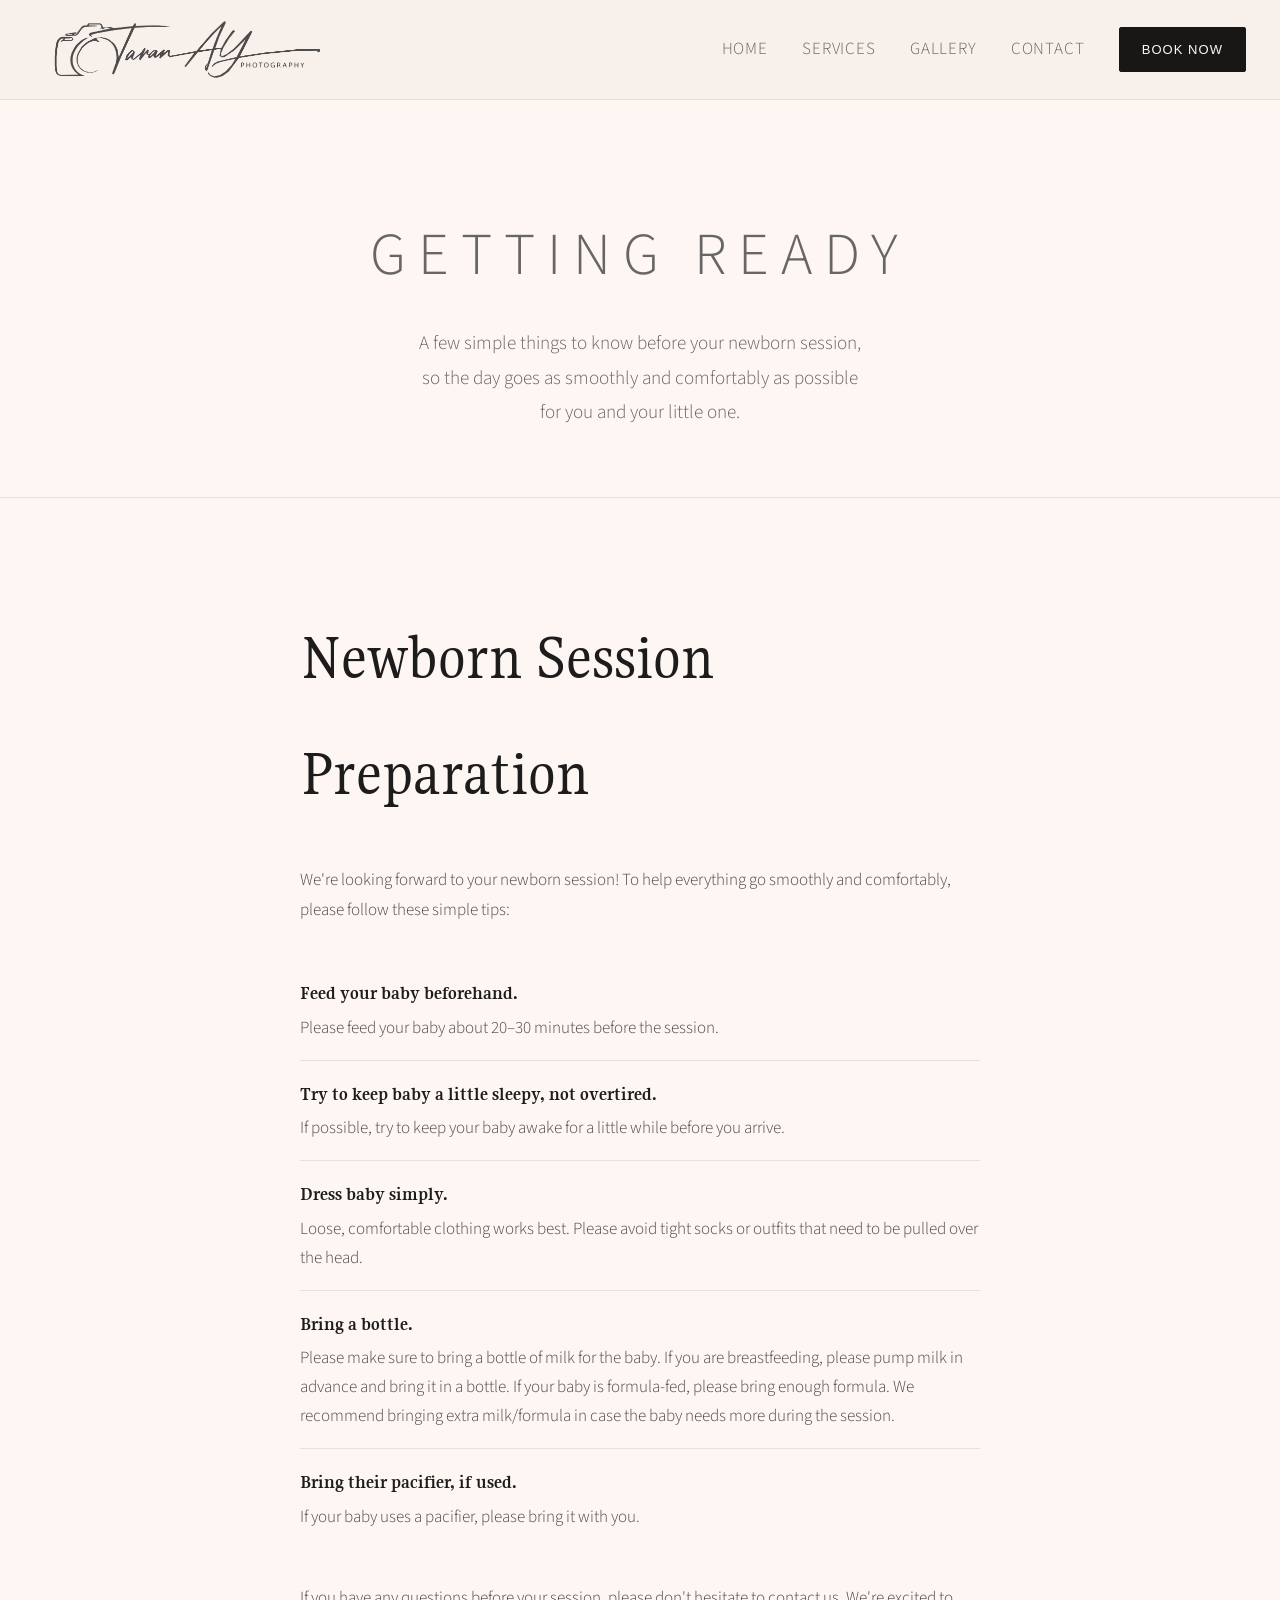
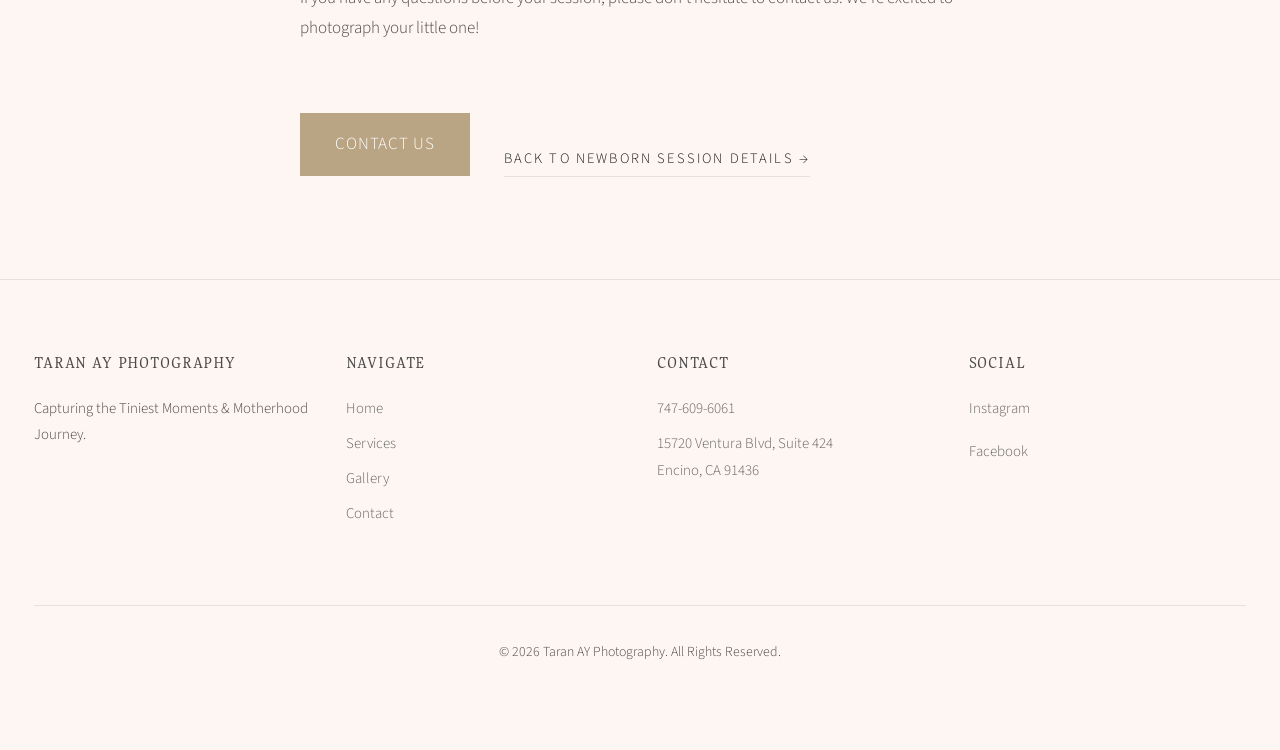
<file: newborn-prep.html>
<!DOCTYPE html>
<html lang="en">
<head>
  <meta charset="UTF-8">
  <meta name="viewport" content="width=device-width, initial-scale=1.0">
  <meta name="description" content="Preparation tips for your upcoming newborn photography session with Taran AY Photography.">
  <title>Newborn Session Preparation — Taran AY Photography</title>
  <link rel="preconnect" href="https://fonts.googleapis.com">
  <link rel="preconnect" href="https://fonts.gstatic.com" crossorigin>
  <link href="https://fonts.googleapis.com/css2?family=Gupter:wght@400&family=Source+Sans+Pro:wght@300&display=swap" rel="stylesheet">
  <link rel="stylesheet" href="/css/styles.css">
  <!-- Meta Pixel Code -->
  <script>
    !function(f,b,e,v,n,t,s)
    {
        if(f.fbq)return;n=f.fbq=function(){
            n.callMethod? n.callMethod.apply(n,arguments):n.queue.push(arguments)
        };
        if(!f._fbq)f._fbq=n;
        n.push=n;n.loaded=!0;
        n.version='2.0';
        n.queue=[];t=b.createElement(e);
        t.async=!0;
        t.src=v;
        s=b.getElementsByTagName(e)[0];
        s.parentNode.insertBefore(t,s)
    }(window, document,'script', 'https://connect.facebook.net/en_US/fbevents.js');
    fbq('init', '1381761253374535');
    fbq('track', 'PageView');
  </script>
  <noscript><img height="1" width="1" style="display:none" src="https://www.facebook.com/tr?id=1381761253374535&ev=PageView&noscript=1"/></noscript>
  <!-- End Meta Pixel Code -->
</head>
<body>

  <header class="header">
    <div class="header__inner">
      <a href="/" class="logo">
        <img src="/images/logo.webp" alt="Taran AY Photography Logo">
      </a>
      <nav class="nav" aria-label="Main navigation">
        <ul class="nav__list">
          <li><a href="/" class="nav__link">Home</a></li>
          <li><a href="/services" class="nav__link">Services</a></li>
          <li><a href="/gallery" class="nav__link">Gallery</a></li>
          <li><a href="/contact" class="nav__link">Contact</a></li>
          <li><a href="https://n1458700.alteg.io/" class="btn ms_booking">Book Now</a></li>
        </ul>
      </nav>
      <button class="menu-toggle" aria-label="Open menu" aria-expanded="false">
        <span class="menu-toggle__bar"></span>
        <span class="menu-toggle__bar"></span>
        <span class="menu-toggle__bar"></span>
      </button>
    </div>
  </header>

  <nav class="mobile-nav" aria-label="Mobile navigation">
    <ul class="mobile-nav__list">
      <li><a href="/" class="mobile-nav__link">Home</a></li>
      <li><a href="/services" class="mobile-nav__link">Services</a></li>
      <li><a href="/gallery" class="mobile-nav__link">Gallery</a></li>
      <li><a href="/contact" class="mobile-nav__link">Contact</a></li>
      <li><a href="https://n1458700.alteg.io/" class="btn ms_booking" style="margin-top: 1rem;">Book Now</a></li>
    </ul>
  </nav>

  <main class="main-content">
    <section class="page-hero">
      <div class="container">
        <h1 class="eyebrow">Getting Ready</h1>
        <p class="lead">A few simple things to know before your newborn session, so the day goes as smoothly and comfortably as possible for you and your little one.</p>
      </div>
    </section>

    <section class="section">
      <div class="container">
        <div class="prep-page">
          <h2 class="prep-page__title">Newborn Session Preparation</h2>
          <p>We're looking forward to your newborn session! To help everything go smoothly and comfortably, please follow these simple tips:</p>

          <ul class="prep-page__list">
            <li>
              <strong>Feed your baby beforehand.</strong>
              Please feed your baby about 20–30 minutes before the session.
            </li>
            <li>
              <strong>Try to keep baby a little sleepy, not overtired.</strong>
              If possible, try to keep your baby awake for a little while before you arrive.
            </li>
            <li>
              <strong>Dress baby simply.</strong>
              Loose, comfortable clothing works best. Please avoid tight socks or outfits that need to be pulled over the head.
            </li>
            <li>
              <strong>Bring a bottle.</strong>
              Please make sure to bring a bottle of milk for the baby. If you are breastfeeding, please pump milk in advance and bring it in a bottle. If your baby is formula-fed, please bring enough formula. We recommend bringing extra milk/formula in case the baby needs more during the session.
            </li>
            <li>
              <strong>Bring their pacifier, if used.</strong>
              If your baby uses a pacifier, please bring it with you.
            </li>
          </ul>

          <p>If you have any questions before your session, please don't hesitate to contact us. We're excited to photograph your little one!</p>

          <div class="prep-page__actions">
            <a href="/contact" class="btn">Contact Us</a>
            <a href="/services#newborn" class="text-link">Back to Newborn Session Details →</a>
          </div>
        </div>
      </div>
    </section>
  </main>

  <footer class="footer">
    <div class="container">
      <div class="footer__grid">
        <div class="footer__column">
          <h4>Taran AY Photography</h4>
          <p>Capturing the Tiniest Moments & Motherhood Journey.</p>
        </div>
        <div class="footer__column">
          <h4>Navigate</h4>
          <ul>
            <li><a href="/">Home</a></li>
            <li><a href="/services">Services</a></li>
            <li><a href="/gallery">Gallery</a></li>
            <li><a href="/contact">Contact</a></li>
          </ul>
        </div>
        <div class="footer__column">
          <h4>Contact</h4>
          <ul>
            <li><a href="tel:747-609-6061">747-609-6061</a></li>
            <li>15720 Ventura Blvd, Suite 424<br>Encino, CA 91436</li>
          </ul>
        </div>
        <div class="footer__column">
          <h4>Social</h4>
          <ul class="footer-social">
            <li><a href="https://www.instagram.com/taran_ay_photography/" target="_blank" rel="noopener noreferrer">Instagram</a></li>
            <li><a href="https://www.facebook.com/profile.php?id=61585081335807&mibextid=wwXIfr" target="_blank" rel="noopener noreferrer">Facebook</a></li>
          </ul>
        </div>
      </div>
      <div class="footer__bottom">
        <p>&copy; <span id="year"></span> Taran AY Photography. All Rights Reserved.</p>
      </div>
    </div>
  </footer>

  <script type="text/javascript" src="https://w1458700.alteg.io/widgetJS" charset="UTF-8"></script>
  <script src="/js/main.js"></script>
</body>
</html>
</file>
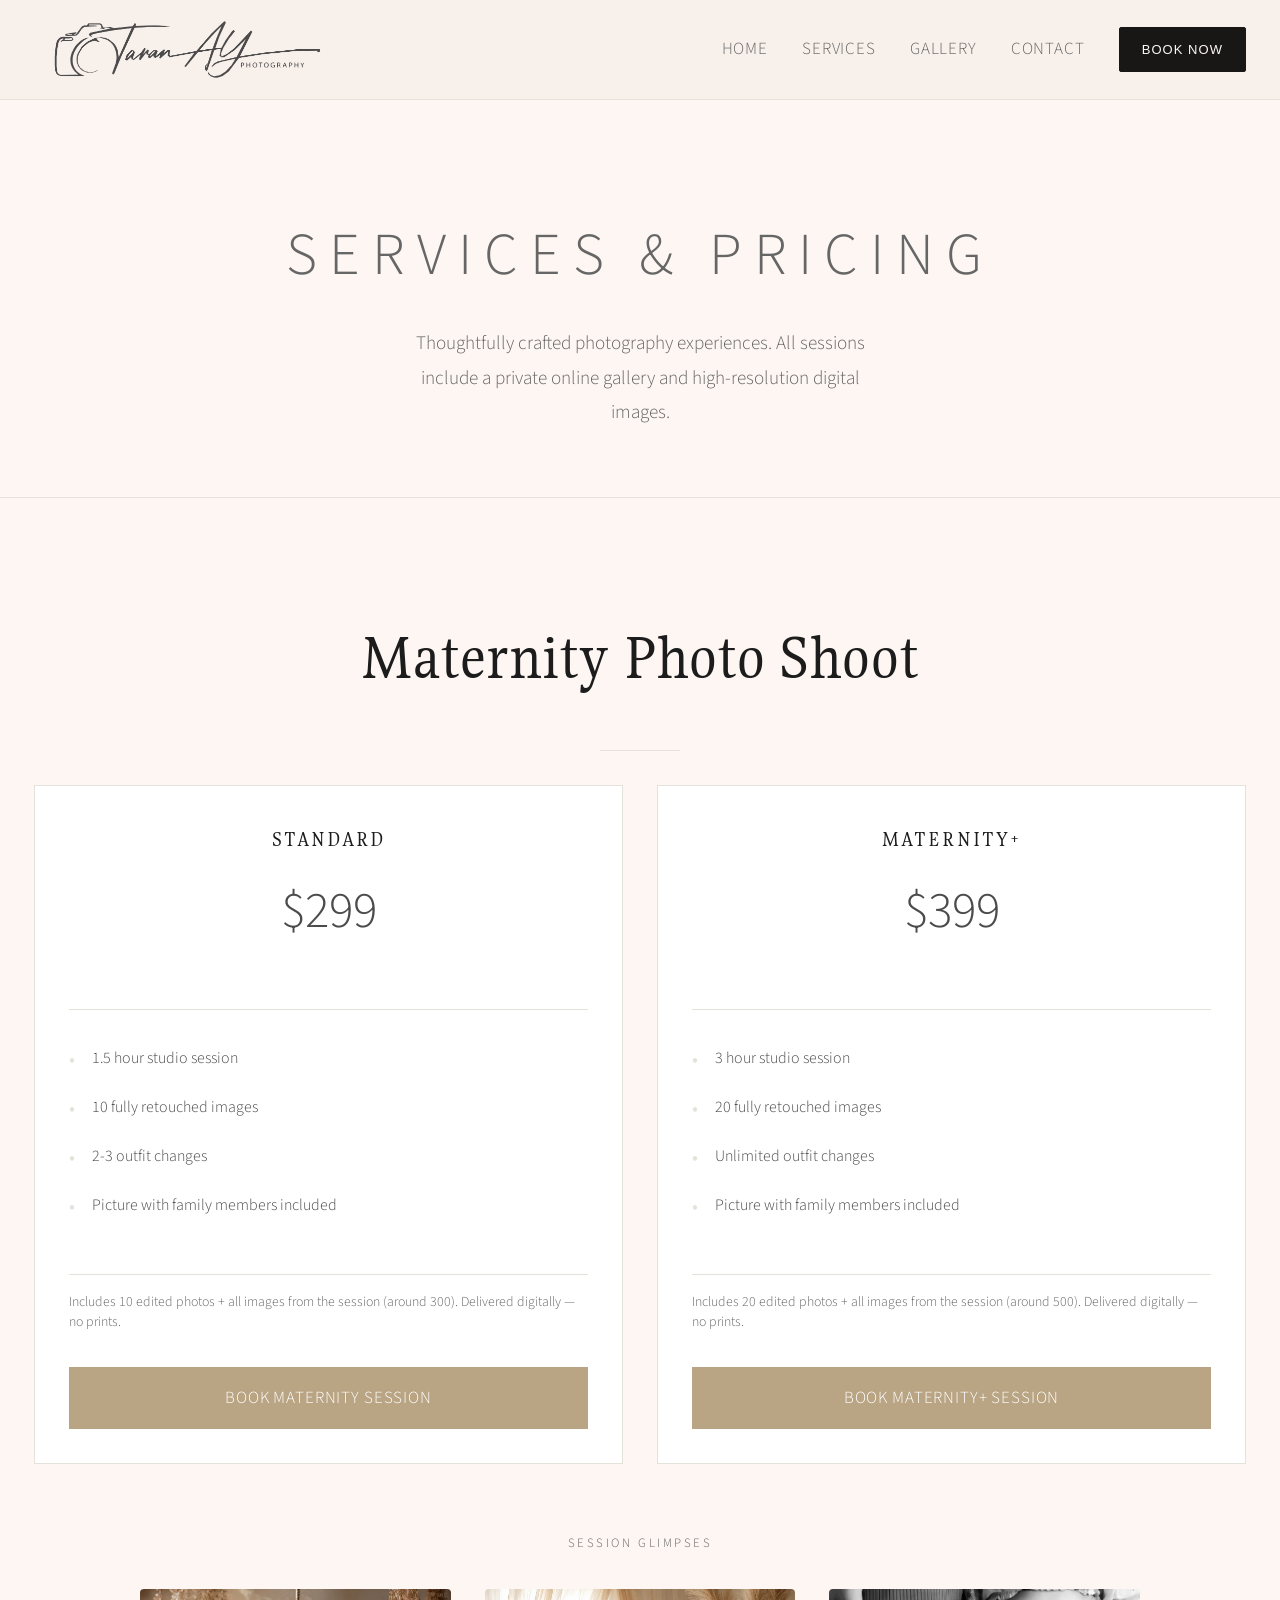
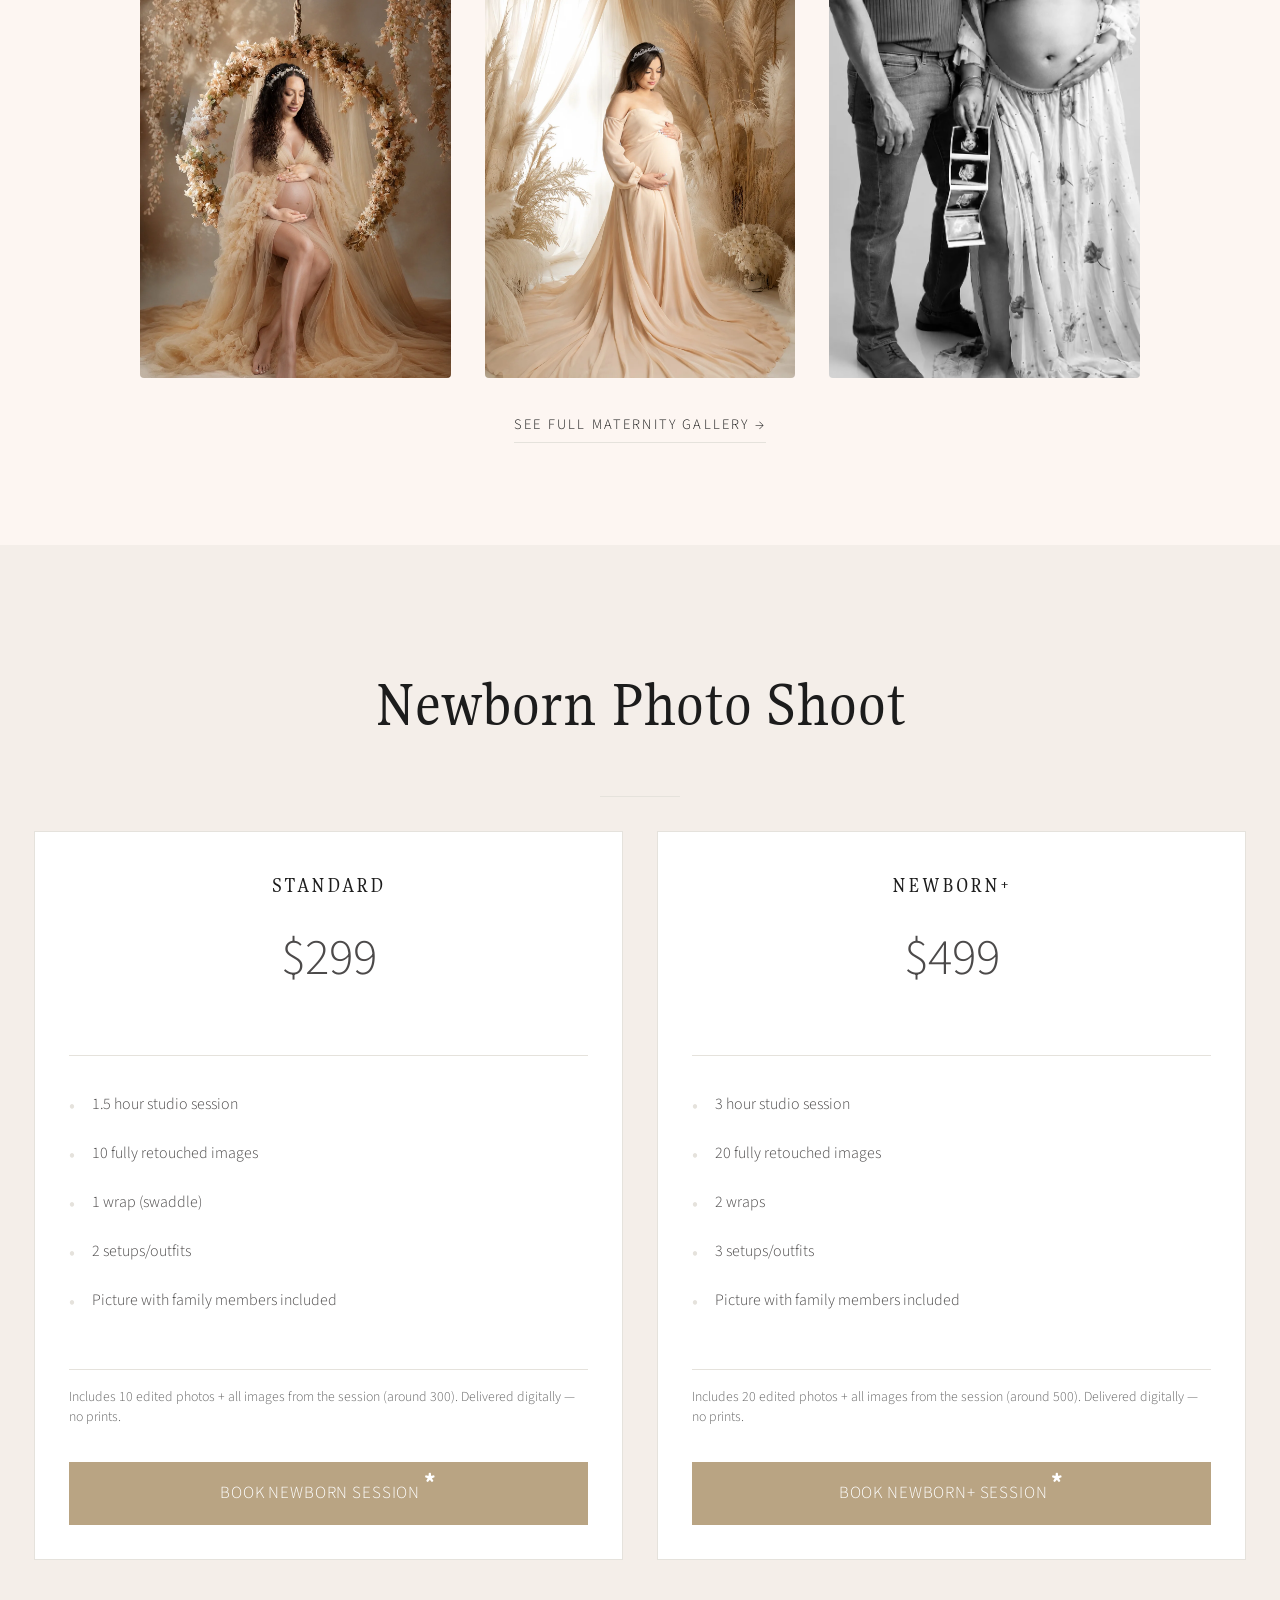
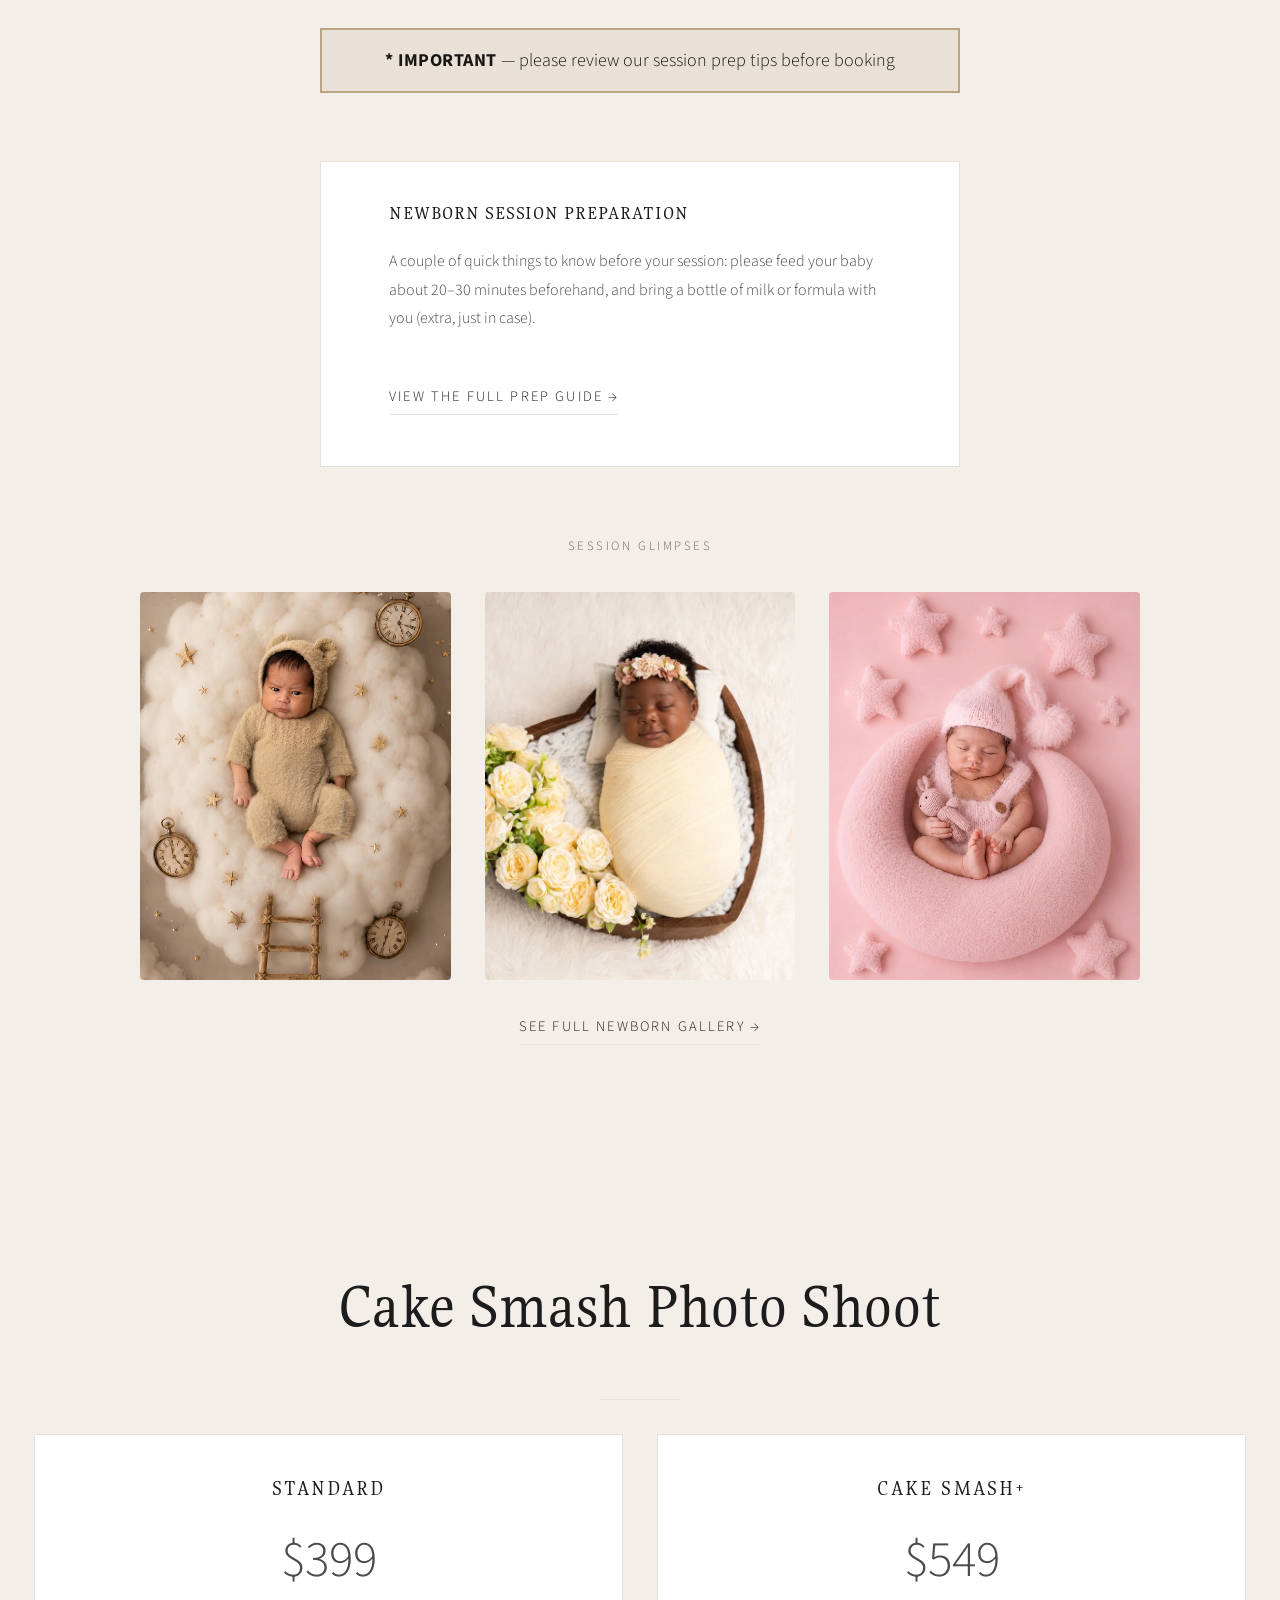
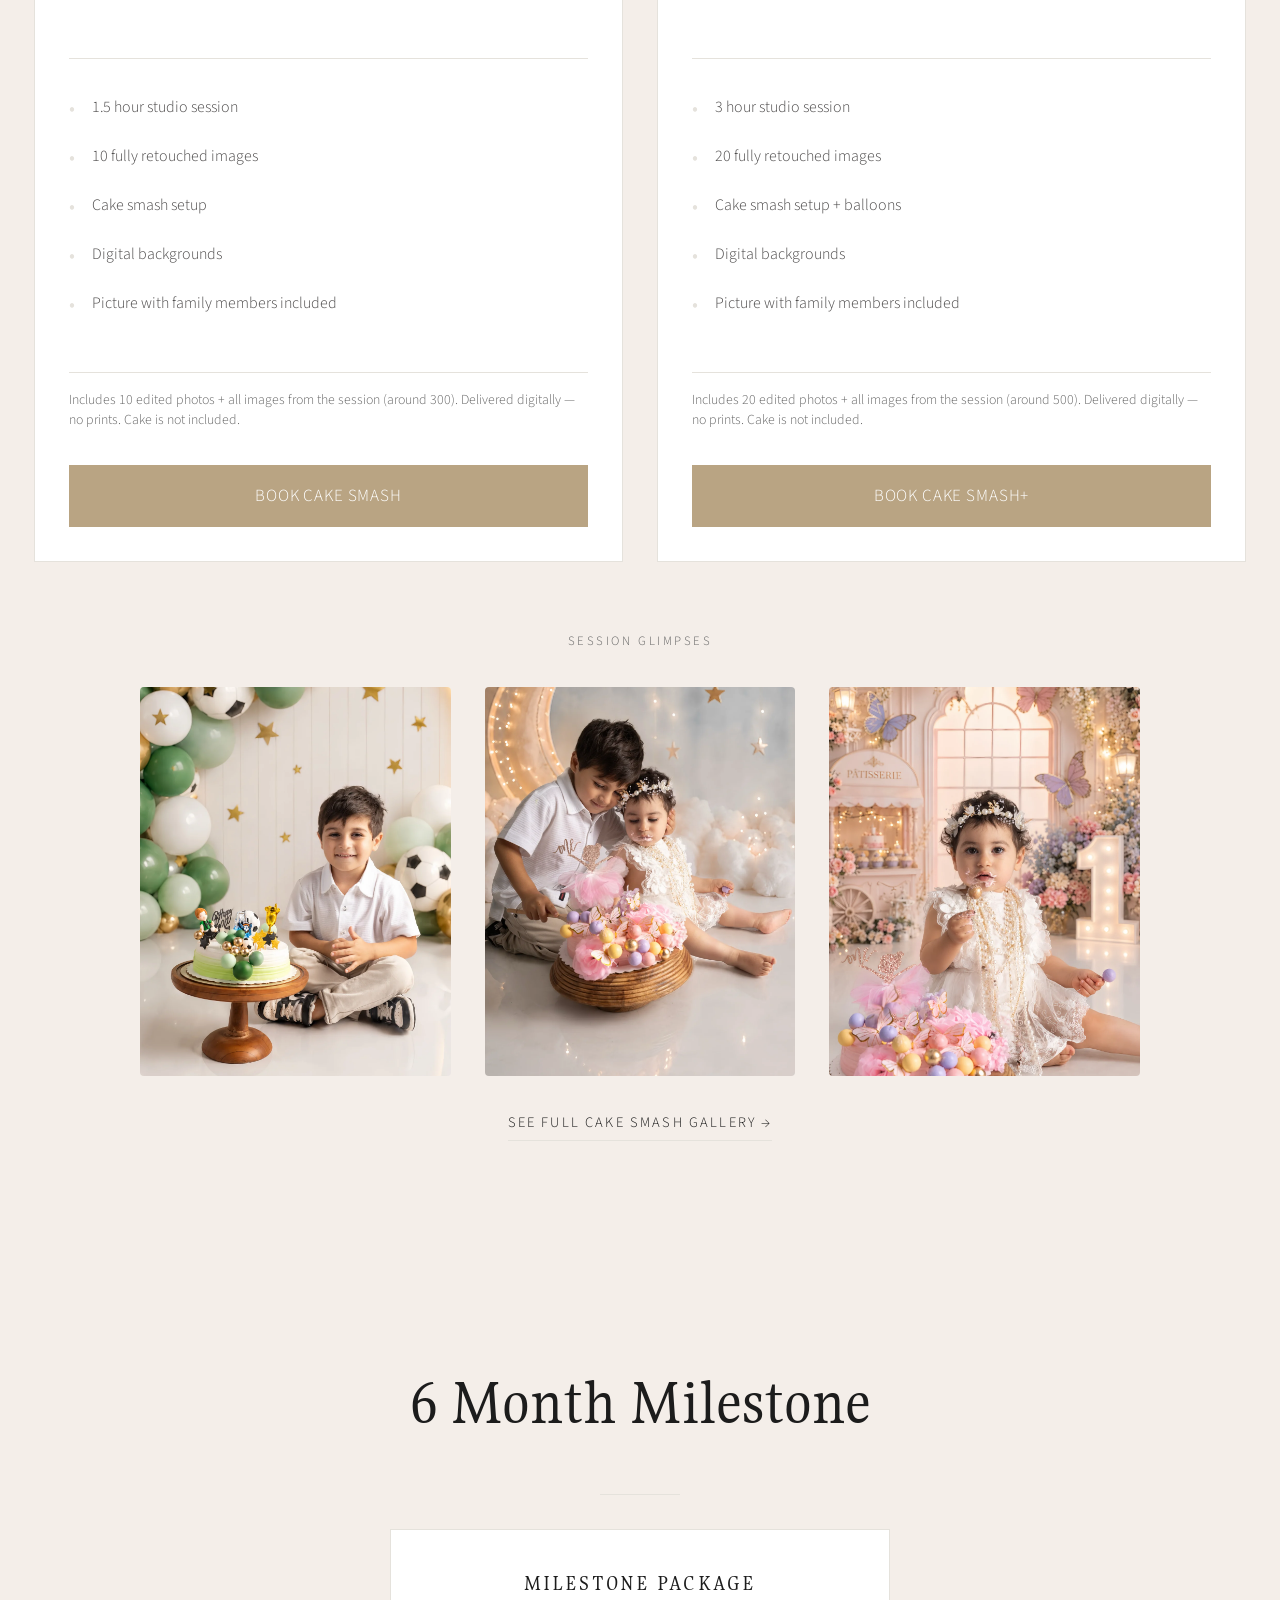
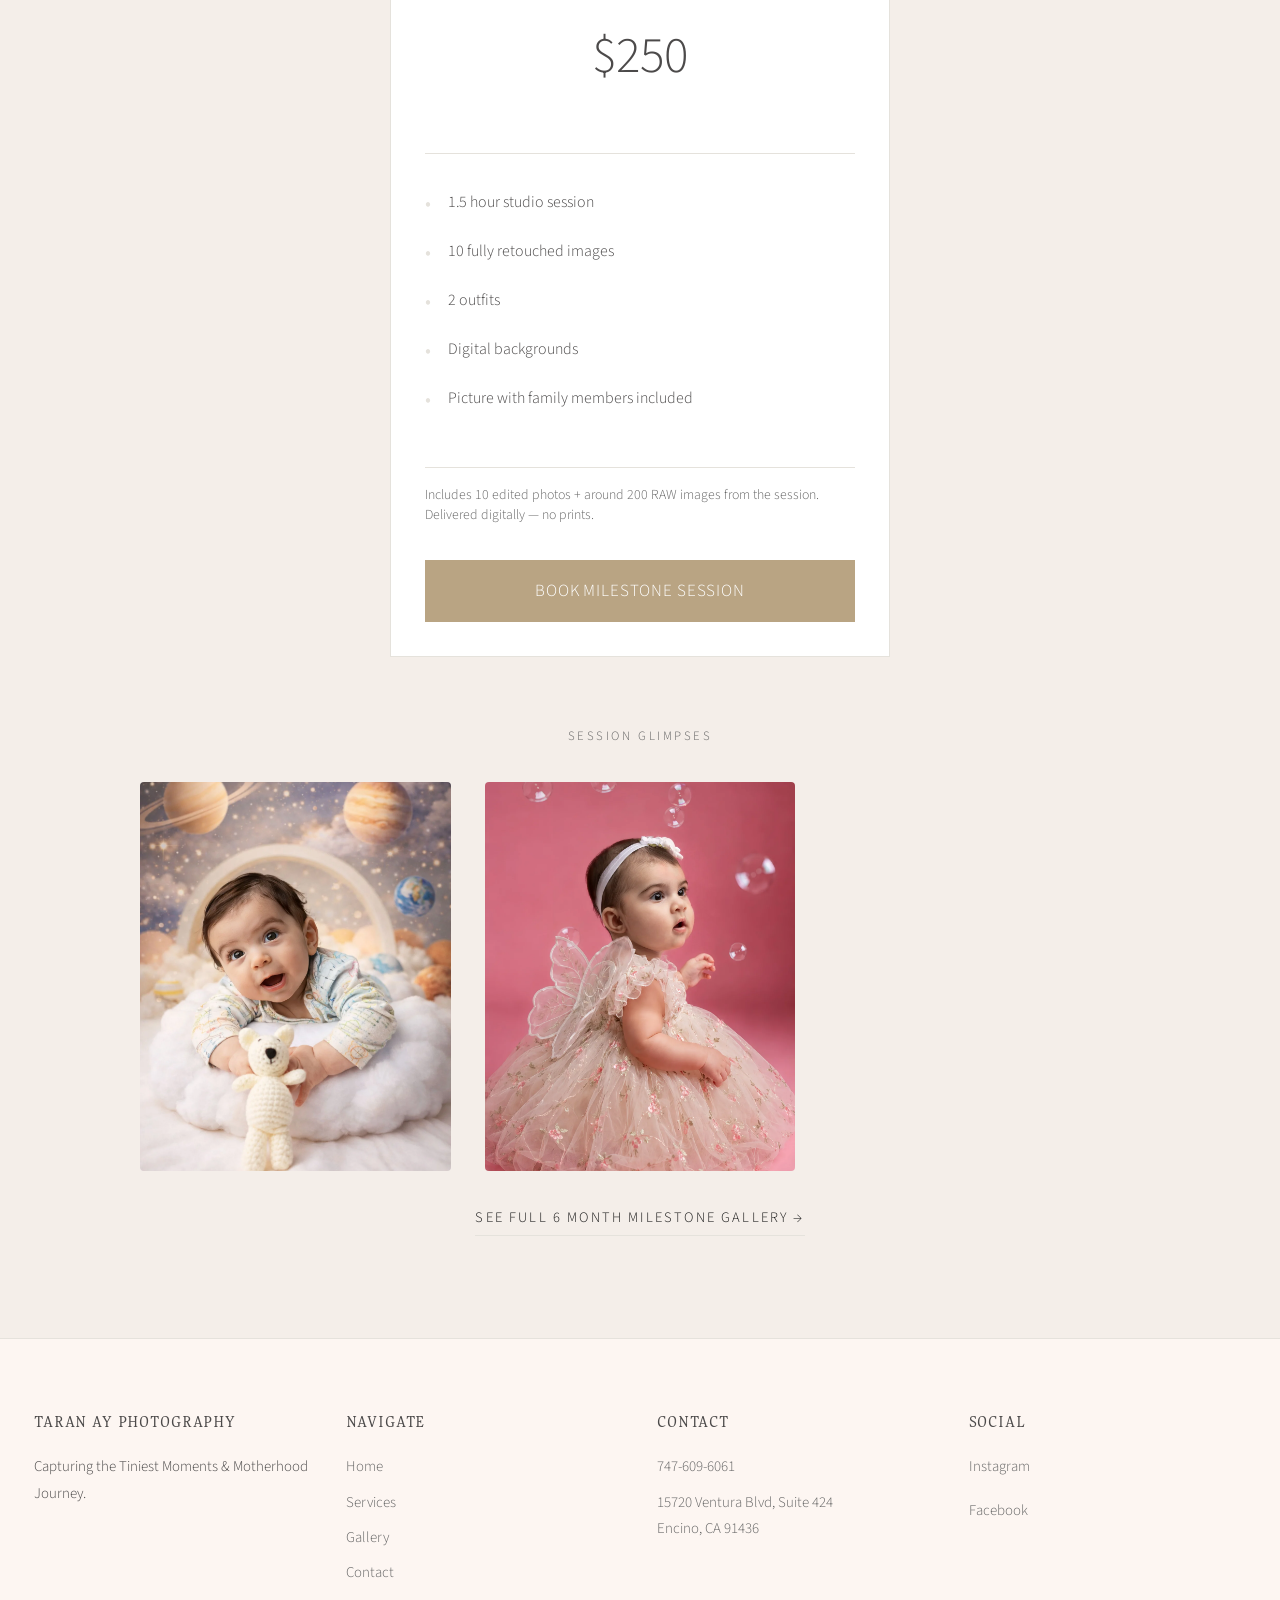
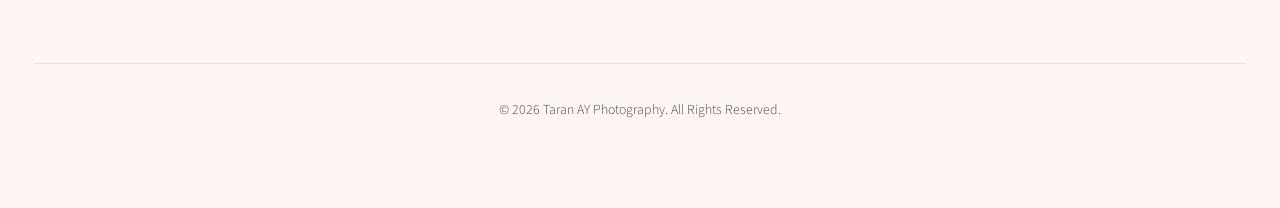
<file: services.html>
<!DOCTYPE html>
<html lang="en">
<head>
  <meta charset="UTF-8">
  <meta name="viewport" content="width=device-width, initial-scale=1.0">
  <meta name="description" content="Photography packages and pricing for maternity, newborn, cake smash, and milestone sessions.">
  <title>Services & Pricing — Taran AY Photography</title>
  <link rel="preconnect" href="https://fonts.googleapis.com">
  <link rel="preconnect" href="https://fonts.gstatic.com" crossorigin>
  <link href="https://fonts.googleapis.com/css2?family=Gupter:wght@400&family=Source+Sans+Pro:wght@300&display=swap" rel="stylesheet">
  <link rel="stylesheet" href="/css/styles.css">
  <!-- Meta Pixel Code -->
  <script>
    !function(f,b,e,v,n,t,s)
    {
        if(f.fbq)return;n=f.fbq=function(){
            n.callMethod? n.callMethod.apply(n,arguments):n.queue.push(arguments)
        };
        if(!f._fbq)f._fbq=n;
        n.push=n;n.loaded=!0;
        n.version='2.0';
        n.queue=[];t=b.createElement(e);
        t.async=!0;
        t.src=v;
        s=b.getElementsByTagName(e)[0];
        s.parentNode.insertBefore(t,s)
    }(window, document,'script', 'https://connect.facebook.net/en_US/fbevents.js');
    fbq('init', '1381761253374535');
    fbq('track', 'PageView');
  </script>
  <noscript><img height="1" width="1" style="display:none" src="https://www.facebook.com/tr?id=1381761253374535&ev=PageView&noscript=1"/></noscript>
  <!-- End Meta Pixel Code -->
</head>
<body>

  <header class="header">
    <div class="header__inner">
      <a href="/" class="logo">
        <img src="/images/logo.webp" alt="Taran AY Photography Logo">
      </a>
      <nav class="nav" aria-label="Main navigation">
        <ul class="nav__list">
          <li><a href="/" class="nav__link">Home</a></li>
          <li><a href="/services" class="nav__link">Services</a></li>
          <li><a href="/gallery" class="nav__link">Gallery</a></li>
          <li><a href="/contact" class="nav__link">Contact</a></li>
          <li><a href="https://n1458700.alteg.io/" class="btn ms_booking">Book Now</a></li>
        </ul>
      </nav>
      <button class="menu-toggle" aria-label="Open menu" aria-expanded="false">
        <span class="menu-toggle__bar"></span>
        <span class="menu-toggle__bar"></span>
        <span class="menu-toggle__bar"></span>
      </button>
    </div>
  </header>

  <nav class="mobile-nav" aria-label="Mobile navigation">
    <ul class="mobile-nav__list">
      <li><a href="/" class="mobile-nav__link">Home</a></li>
      <li><a href="/services" class="mobile-nav__link">Services</a></li>
      <li><a href="/gallery" class="mobile-nav__link">Gallery</a></li>
      <li><a href="/contact" class="mobile-nav__link">Contact</a></li>
      <li><a href="https://n1458700.alteg.io/" class="btn ms_booking" style="margin-top: 1rem;">Book Now</a></li>
    </ul>
  </nav>

  <main class="main-content">
    <section class="page-hero">
      <div class="container">
        <h1 class="eyebrow">Services & Pricing</h1>
        <p class="lead">Thoughtfully crafted photography experiences. All sessions include a private online gallery and high-resolution digital images.</p>
      </div>
    </section>

    <section id="maternity" class="section">
      <div class="container">
        <div class="text-center">
          <h2>Maternity Photo Shoot</h2>
          <div class="divider"></div>
        </div>
        <div class="pricing-grid">
          <div class="pricing-card">
            <div class="pricing-card__header">
              <h3 class="pricing-card__title">Standard</h3>
              <p class="pricing-card__price">$299</p>
            </div>
            <ul class="pricing-card__features">
              <li>1.5 hour studio session</li>
              <li>10 fully retouched images</li>
              <li>2-3 outfit changes</li>
              <li>Picture with family members included</li>
            </ul>
            <p class="pricing-card__note">Includes 10 edited photos + all images from the session (around 300). Delivered digitally — no prints.</p>
            <a href="https://n1458700.alteg.io/?service_id=1" class="btn ms_booking">Book Maternity Session</a>
          </div>
          <div class="pricing-card">
            <div class="pricing-card__header">
              <h3 class="pricing-card__title">Maternity+</h3>
              <p class="pricing-card__price">$399</p>
            </div>
            <ul class="pricing-card__features">
              <li>3 hour studio session</li>
              <li>20 fully retouched images</li>
              <li>Unlimited outfit changes</li>
              <li>Picture with family members included</li>
            </ul>
            <p class="pricing-card__note">Includes 20 edited photos + all images from the session (around 500). Delivered digitally — no prints.</p>
            <a href="https://n1458700.alteg.io/?service_id=2" class="btn ms_booking">Book Maternity+ Session</a>
          </div>
        </div>
        <h4 class="text-center eyebrow" style="margin-top: var(--space-lg); margin-bottom: 0;">Session Glimpses</h4>
        <div class="service-gallery-grid">
            <img src="/images/maternity/IMG_0319.webp" alt="Expectant mother in a flowing gown during a studio maternity session">
            <img src="/images/maternity/IMG_1236.webp" alt="Maternity portrait with soft studio lighting">
            <img src="/images/maternity/IMG_6981.webp" alt="Maternity session with floral backdrop styling">
        </div>
        <div class="text-center">
          <a href="/gallery?category=maternity" class="text-link">See Full Maternity Gallery →</a>
        </div>
      </div>
    </section>

    <section id="newborn" class="section section--alternate">
      <div class="container">
        <div class="text-center">
          <h2>Newborn Photo Shoot</h2>
          <div class="divider"></div>
        </div>
        <div class="pricing-grid">
          <div class="pricing-card">
            <div class="pricing-card__header">
              <h3 class="pricing-card__title">Standard</h3>
              <p class="pricing-card__price">$299</p>
            </div>
            <ul class="pricing-card__features">
              <li>1.5 hour studio session</li>
              <li>10 fully retouched images</li>
              <li>1 wrap (swaddle)</li>
              <li>2 setups/outfits</li>
              <li>Picture with family members included</li>
            </ul>
            <p class="pricing-card__note">Includes 10 edited photos + all images from the session (around 300). Delivered digitally — no prints.</p>
            <a href="https://n1458700.alteg.io/?service_id=3" class="btn ms_booking">Book Newborn Session <span class="prep-asterisk">*</span></a>
          </div>
          <div class="pricing-card">
            <div class="pricing-card__header">
              <h3 class="pricing-card__title">Newborn+</h3>
              <p class="pricing-card__price">$499</p>
            </div>
            <ul class="pricing-card__features">
              <li>3 hour studio session</li>
              <li>20 fully retouched images</li>
              <li>2 wraps</li>
              <li>3 setups/outfits</li>
              <li>Picture with family members included</li>
            </ul>
            <p class="pricing-card__note">Includes 20 edited photos + all images from the session (around 500). Delivered digitally — no prints.</p>
            <a href="https://n1458700.alteg.io/?service_id=4" class="btn ms_booking">Book Newborn+ Session <span class="prep-asterisk">*</span></a>
          </div>
        </div>
        <p class="text-center prep-callout">
          <a href="#newborn-prep" class="prep-callout__link">
            <span class="prep-callout__tag">* Important</span> — please review our session prep tips before booking
          </a>
        </p>
        <div class="prep-notice" id="newborn-prep">
          <h4 class="prep-notice__title">Newborn Session Preparation</h4>
          <p>A couple of quick things to know before your session: please feed your baby about 20–30 minutes beforehand, and bring a bottle of milk or formula with you (extra, just in case).</p>
          <p><a href="/newborn-prep.html" class="text-link">View the full prep guide →</a></p>
        </div>
        <h4 class="text-center eyebrow" style="margin-top: var(--space-lg); margin-bottom: 0;">Session Glimpses</h4>
        <div class="service-gallery-grid">
            <img src="/images/newborn/IMG_5602.webp" alt="Sleeping newborn baby wrapped in a soft swaddle">
            <img src="/images/newborn/IMG_0221.webp" alt="Newborn session with woven basket prop">
            <img src="/images/newborn/IMG_7530.webp" alt="Newborn portrait with delicate floral styling">
        </div>
        <div class="text-center">
          <a href="/gallery?category=newborn" class="text-link">See Full Newborn Gallery →</a>
        </div>
      </div>
    </section>

    <section id="cakesmash" class="section section--alternate">
      <div class="container">
        <div class="text-center">
          <h2>Cake Smash Photo Shoot</h2>
          <div class="divider"></div>
        </div>
        <div class="pricing-grid">
          <div class="pricing-card">
            <div class="pricing-card__header">
              <h3 class="pricing-card__title">Standard</h3>
              <p class="pricing-card__price">$399</p>
            </div>
            <ul class="pricing-card__features">
              <li>1.5 hour studio session</li>
              <li>10 fully retouched images</li>
              <li>Cake smash setup</li>
              <li>Digital backgrounds</li>
              <li>Picture with family members included</li>
            </ul>
            <p class="pricing-card__note">Includes 10 edited photos + all images from the session (around 300). Delivered digitally — no prints. Cake is not included.</p>
            <a href="https://n1458700.alteg.io/?service_id=5" class="btn ms_booking">Book Cake Smash</a>
          </div>
          <div class="pricing-card">
            <div class="pricing-card__header">
              <h3 class="pricing-card__title">Cake Smash+</h3>
              <p class="pricing-card__price">$549</p>
            </div>
            <ul class="pricing-card__features">
              <li>3 hour studio session</li>
              <li>20 fully retouched images</li>
              <li>Cake smash setup + balloons</li>
              <li>Digital backgrounds</li>
              <li>Picture with family members included</li>
            </ul>
            <p class="pricing-card__note">Includes 20 edited photos + all images from the session (around 500). Delivered digitally — no prints. Cake is not included.</p>
            <a href="https://n1458700.alteg.io/?service_id=6" class="btn ms_booking">Book Cake Smash+</a>
          </div>
        </div>
        <h4 class="text-center eyebrow" style="margin-top: var(--space-lg); margin-bottom: 0;">Session Glimpses</h4>
        <div class="service-gallery-grid">
            <img src="/images/cakesmash/IMG_2750.webp" alt="Baby enjoying a first birthday cake smash session">
            <img src="/images/cakesmash/IMG_2899.webp" alt="Cake smash session with custom themed backdrop">
            <img src="/images/cakesmash/IMG_2926.webp" alt="Baby celebrating first birthday with cake smash props">
        </div>
        <div class="text-center">
          <a href="/gallery?category=cakesmash" class="text-link">See Full Cake Smash Gallery →</a>
        </div>
      </div>
    </section>

    <section id="milestone" class="section section--alternate">
        <div class="container">
          <div class="text-center">
            <h2>6 Month Milestone</h2>
            <div class="divider"></div>
          </div>
          <div class="pricing-grid pricing-grid--single">
            <div class="pricing-card">
              <div class="pricing-card__header">
                <h3 class="pricing-card__title">Milestone Package</h3>
                <p class="pricing-card__price">$250</p>
              </div>
              <ul class="pricing-card__features">
                <li>1.5 hour studio session</li>
                <li>10 fully retouched images</li>
                <li>2 outfits</li>
                <li>Digital backgrounds</li>
                <li>Picture with family members included</li>
              </ul>
              <p class="pricing-card__note">Includes 10 edited photos + around 200 RAW images from the session. Delivered digitally — no prints.</p>
              <a href="https://n1458700.alteg.io/?service_id=7" class="btn ms_booking">Book Milestone Session</a>
            </div>
          </div>
          <h4 class="text-center eyebrow" style="margin-top: var(--space-lg); margin-bottom: 0;">Session Glimpses</h4>
          <div class="service-gallery-grid">
            <img src="/images/6months/IMG_3959.webp" alt="6-month-old baby sitting up during a milestone session">
            <img src="/images/6months/IMG_8276.webp" alt="6 month milestone portrait with seasonal styling">
        </div>
        <div class="text-center">
          <a href="/gallery?category=6months" class="text-link">See Full 6 Month Milestone Gallery →</a>
        </div>
        </div>
      </section>

  </main>

  <footer class="footer">
    <div class="container">
      <div class="footer__grid">
        <div class="footer__column">
          <h4>Taran AY Photography</h4>
          <p>Capturing the Tiniest Moments & Motherhood Journey.</p>
        </div>
        <div class="footer__column">
          <h4>Navigate</h4>
          <ul>
            <li><a href="/">Home</a></li>
            <li><a href="/services">Services</a></li>
            <li><a href="/gallery">Gallery</a></li>
            <li><a href="/contact">Contact</a></li>
          </ul>
        </div>
        <div class="footer__column">
          <h4>Contact</h4>
          <ul>
            <li><a href="tel:747-609-6061">747-609-6061</a></li>
            <li>15720 Ventura Blvd, Suite 424<br>Encino, CA 91436</li>
          </ul>
        </div>
        <div class="footer__column">
          <h4>Social</h4>
          <ul class="footer-social">
              <li><a href="https://www.instagram.com/taran_ay_photography/" target="_blank" rel="noopener noreferrer">Instagram</a></li>
            <li><a href="https://www.facebook.com/profile.php?id=61585081335807&mibextid=wwXIfr" target="_blank" rel="noopener noreferrer">Facebook</a></li>
          </ul>
        </div>
      </div>
      <div class="footer__bottom">
        <p>&copy; <span id="year"></span> Taran AY Photography. All Rights Reserved.</p>
      </div>
    </div>
  </footer>
  <script type="text/javascript" src="https://w1458700.alteg.io/widgetJS" charset="UTF-8"></script>
  <script src="/js/main.js"></script>
</body>
</html>
</file>
<file: css/styles.css>
/* =============================================
   Taran AY Photography — Global Stylesheet
   ============================================= */

/* --- CSS Custom Properties --- */
:root {
  --color-bg: #fdf6f2;
  --color-text: #4c4a4a;
  --color-text-secondary: #666666;
  --color-accent: #b9a483;
  --color-border: #E5E2DC;
  --color-white: #FFFFFF;
  --color-cta-dark: #181716;
  --color-headings: #1C1C1C;
  --color-bg-alt: #F4EEE9;

  --font-heading: 'Gupter', serif;
  --font-body: 'Source Sans Pro', sans-serif;
  --font-script: 'Dancing Script', cursive;

  --space-xs: 0.5rem;
  --space-sm: 1rem;
  --space-md: 2rem;
  --space-lg: 4rem;
  --space-xl: 6rem;

  --header-height: 100px;
  --transition: 0.4s cubic-bezier(0.25, 0.8, 0.25, 1);
  --max-width: 1400px;
}

/* --- Reset & Base --- */
*, *::before, *::after { box-sizing: border-box; margin: 0; padding: 0; }
html { scroll-behavior: smooth; font-size: 17px; }
body {
  font-family: var(--font-body);
  font-weight: 300;
  line-height: 1.8;
  color: var(--color-text);
  background-color: var(--color-bg);
  -webkit-font-smoothing: antialiased;
  -moz-osx-font-smoothing: grayscale;
}
img { max-width: 100%; height: auto; display: block; }
a { color: inherit; text-decoration: none; }
ul { list-style: none; }
button { font-family: inherit; cursor: pointer; border: none; background: none; }

/* --- Typography --- */
h1, h2, h3, h4 {
  font-family: var(--font-heading);
  font-weight: 400;
  color: var(--color-headings);
}
h1 { font-size: clamp(3rem, 6vw, 5.5rem); }
h2 { font-size: clamp(2.5rem, 5vw, 4rem); }
h3 { font-size: clamp(1.75rem, 4vw, 2.5rem); }
h4 { font-size: clamp(1.25rem, 3vw, 1.75rem); }
p { margin-bottom: var(--space-sm); color: var(--color-text); }
.lead { font-size: 1.125rem; max-width: 60ch; color: var(--color-text-secondary); }
.eyebrow {
  font-family: var(--font-body);
  font-size: 0.75rem;
  font-weight: 300;
  letter-spacing: 0.2em;
  text-transform: uppercase;
  margin-bottom: var(--space-sm);
  color: var(--color-text-secondary);
}

a.text-link {
  display: inline-block;
  margin-top: var(--space-md); /* Adds elegant breathing room below the gallery */
  font-family: var(--font-body);
  font-size: 0.85rem;
  letter-spacing: 0.15em; /* Spreads the letters out for a fine-art look */
  text-transform: uppercase;
  color: var(--color-headings);
  border-bottom: 1px solid var(--color-border); /* Creates a much softer underline */
  padding-bottom: 4px; /* Gives the text room to breathe above the line */
  transition: all var(--transition);
}

a.text-link:hover {
  color: var(--color-accent);
  border-bottom-color: var(--color-accent);
  opacity: 1;
}

/* --- Layout & Utilities --- */
.container { width: 100%; max-width: var(--max-width); margin: 0 auto; padding: 0 var(--space-md); }
.section { padding: var(--space-xl) 0; background-color: var(--color-bg); }
.section--alternate { background-color: var(--color-bg-alt); }
.text-center { text-align: center; }
.divider { width: 80px; height: 1px; background-color: var(--color-border); margin: var(--space-md) auto; }
main { padding-top: var(--header-height); }

/* --- Header & Navigation --- */
.header { position: fixed; top: 0; left: 0; right: 0; z-index: 1000; height: var(--header-height); background-color: rgba(247, 239, 234, 0.85); backdrop-filter: blur(10px); -webkit-backdrop-filter: blur(10px); border-bottom: 1px solid var(--color-border); }
.header__inner { display: flex; align-items: center; justify-content: space-between; height: 100%; padding: 0 var(--space-md); max-width: var(--max-width); margin: 0 auto; }
.logo img { height: 140px; width: auto; }
.nav { display: none; }
.nav__list { display: flex; align-items: center; gap: var(--space-md); }
.nav__link {
  font-size: 1rem;
  letter-spacing: 0.05em;
  text-transform: uppercase;
  transition: color var(--transition);
  padding-bottom: 4px;
  border-bottom: 1px solid transparent;
  color: var(--color-text-secondary);
}
.nav__link:hover { opacity: 0.7; }
.nav__link.nav-active {
  color: var(--color-text);
  border-bottom: 1px solid var(--color-text);
}


/* --- Buttons & CTAs --- */
.btn { font-size: 1rem; letter-spacing: 0.05em; text-transform: uppercase; padding: 0.875rem 2rem; border: 1px solid var(--color-accent); background-color: var(--color-accent); color: var(--color-white); transition: all var(--transition); }
.btn:hover { background-color: transparent; color: var(--color-accent); }

.nav .btn {
  background: var(--color-cta-dark);
  color: var(--color-bg);
  border-color: var(--color-cta-dark);
  padding: 10px 22px;
  border-radius: 2px;
  font-family: 'Montserrat', sans-serif;
  font-size: 13px;
  letter-spacing: .08em;
  min-height: 44px;
  display: inline-flex;
  align-items: center;
}
.nav .btn:hover {
  background: var(--color-accent);
  color: var(--color-white);
  border-color: var(--color-accent);
}

.cta-trust {
  font-size: 12px;
  color: var(--color-text-secondary);
  margin-top: 8px;
  text-align: center;
}

/* --- Mobile Menu --- */
.menu-toggle { display: flex; flex-direction: column; justify-content: center; gap: 6px; width: 28px; height: 28px; z-index: 1001; }
.menu-toggle__bar { display: block; width: 100%; height: 1px; background-color: var(--color-text); transition: transform 0.3s ease, opacity 0.3s ease; }
.menu-toggle--open .menu-toggle__bar:nth-child(1) { transform: translateY(7px) rotate(45deg); }
.menu-toggle--open .menu-toggle__bar:nth-child(2) { opacity: 0; }
.menu-toggle--open .menu-toggle__bar:nth-child(3) { transform: translateY(-7px) rotate(-45deg); }
.mobile-nav { position: fixed; inset: 0; z-index: 999; background-color: var(--color-bg); display: flex; flex-direction: column; align-items: center; justify-content: center; opacity: 0; visibility: hidden; transition: opacity var(--transition), visibility var(--transition); }
.mobile-nav--open { opacity: 1; visibility: visible; }
.mobile-nav__list { text-align: center; }
.mobile-nav__link { display: block; font-size: 2.5rem; padding: var(--space-xs) 0; }

@media (min-width: 992px) {
  .nav { display: block; }
  .menu-toggle { display: none; }
}

/* --- Page Intro Section --- */
.page-intro {
  padding: var(--space-lg) var(--space-md);
  background-color: var(--color-bg);
  display: flex;
  flex-direction: column;
  align-items: center;
}

.page-intro__image {
  display: block; /* Show on mobile */
  width: 100%;
  max-width: 600px;
  margin-bottom: var(--space-lg);
}

.page-intro__image img {
  box-shadow: none;
}

.page-intro__content {
  position: relative;
  z-index: 2;
  max-width: 540px;
  margin-left: 2vw;
}
.page-intro__eyebrow {
  color: var(--color-text-secondary);
  text-shadow: none;
}
.page-intro__headline {
  color: var(--color-headings);
  text-shadow: none;
}
.page-intro__body {
  color: var(--color-text);
  text-shadow: none;
}
.page-intro__headline {
    font-size: clamp(2.5rem, 5vw, 4rem);
    line-height: 1.1;
    font-weight: 400;
    margin-bottom: 1.5rem;
  }

  /* Change the button to the dark CTA color so it doesn't vanish */
  .page-intro__btn {
    background-color: var(--color-cta-dark);
    border-color: var(--color-cta-dark);
    color: var(--color-white);
    box-shadow: 0 4px 10px rgba(0, 0, 0, 0.2); /* Helps the button pop */
  }

  .page-intro__btn:hover {
    background-color: var(--color-white);
    border-color: var(--color-white);
    color: var(--color-cta-dark);
}

@media (max-width: 767px) {
  .page-intro {
    padding: var(--space-md) 0;
  }
  .page-intro__image {
    margin-bottom: var(--space-md);
    width: 100%;
    max-width: 100%;
  }
  .page-intro__content {
    padding-left: var(--space-sm);
    padding-right: 90px;
    margin-left: 0;
  }
  .page-intro__body {
    margin-bottom: var(--space-sm);
  }
}

@media (min-width: 992px) {
  .page-intro {
    background-image: url('/images/hero_background.webp');
    background-size: cover;
    background-position: center 15%;
    min-height: 80vh;
    min-height: max(80vh, 700px);
    align-items: center;
    justify-content: center;
    position: relative;
  }
  .page-intro__image {
    display: none; /* Hide on desktop */
  }
  .page-intro::before {
    content: "";
    position: absolute;
    inset: 0;
    background: radial-gradient(
      circle at center,
      rgba(28, 28, 28, 0.35) 0%,
      rgba(28, 28, 28, 0.15) 30%,
      transparent 60%
    );
    z-index: 1;
  }
  .page-intro::after {
    content: "";
    position: absolute;
    left: 0; right: 0; bottom: 0;
    height: 120px;
    background: linear-gradient(to bottom, transparent, var(--color-bg));
    z-index: 1;
    pointer-events: none;
  }
  .page-intro__content {
    position: relative;
    z-index: 2;
    max-width: 600px;
    text-align: center;
    margin: 0 auto;
  }
  .page-intro__eyebrow,
  .page-intro__headline,
  .page-intro__body {
    color: var(--color-white);
  }
  .page-intro__btn {
    background-color: var(--color-cta-dark);
    border-color: var(--color-cta-dark);
    color: var(--color-white);
  }
  .page-intro__btn:hover {
    background-color: var(--color-accent);
    border-color: var(--color-accent);
  }
}

.page-intro__eyebrow {
  display: block;
  font-size: 0.85rem;
  letter-spacing: 0.15em;
  text-transform: uppercase;
  margin-bottom: 1rem;
}

.page-intro__headline {
  font-size: clamp(2.5rem, 5vw, 4rem);
  line-height: 1.1;
  font-weight: 400;
  margin-bottom: 1.5rem;
}

.page-intro__body {
  font-size: 1.125rem;
  line-height: 1.6;
  margin-bottom: 2.5rem;
}

.page-intro__btn {
  display: inline-block;
  padding: 14px 36px;
  background-color: var(--color-accent);
  border: 1px solid var(--color-accent);
  color: var(--color-white);
  text-transform: uppercase;
  letter-spacing: 0.1em;
  font-size: 0.875rem;
  text-decoration: none;
  transition: all 0.3s ease;
}

.page-intro__btn:hover {
  background-color: transparent;
  color: var(--color-accent);
}

/* --- Section Heading --- */
.section-heading {
  text-align: center;
  margin-bottom: var(--space-lg);
}
.section-heading h2 {
  font-size: 1.5rem;
  letter-spacing: 0.1em;
  text-transform: uppercase;
  margin-bottom: var(--space-sm);
}
.section-heading p {
  max-width: 60ch;
  margin-left: auto;
  margin-right: auto;
  color: var(--color-text-secondary);
}
.section-heading .divider {
  margin-top: var(--space-md);
}


/* --- About Me Section --- */
.about-me__grid {
  display: grid;
  grid-template-columns: 1fr;
  gap: var(--space-lg);
  align-items: center;
}
@media (min-width: 768px) {
  .about-me__grid {
   grid-template-columns: 360px minmax(auto, 600px);
   justify-content: center; /* Centers the image and text block together */
   gap: var(--space-xl);
  }
}
.about-me__image-wrapper {
  position: relative;
  max-width: 360px;
  margin: 0 auto;
}
.about-me__image {
  position: relative;
  z-index: 1;
  aspect-ratio: 3 / 4;
  object-fit: cover;
  border-radius: 4px;
  box-shadow: 0 16px 36px rgba(0, 0, 0, 0.08);
}

.about-me__title {
  font-size: clamp(1.8rem, 3vw, 2.5rem);
  margin-bottom: var(--space-sm);
  line-height: 1.2;
}

.about-me__lead {
  font-size: 1.2rem; /* Increased size */
  line-height: 1.6;
  color: var(--color-headings);
  margin-bottom: var(--space-md);
  font-weight: 400;
}

.about-me__content p {
  font-size: 1.05rem;
  line-height: 1.8;
  color: var(--color-text);
  margin-bottom: var(--space-sm);
}

.about-me__footer {
  margin-top: var(--space-md);
  display: flex;
  flex-direction: column;
  gap: 2px;
}

.about-me__signature {
  font-family: var(--font-script);
  font-size: 1.4rem;
  color: var(--color-accent);
  line-height: 1;
}

.about-me__role {
  font-size: 0.75rem;
  letter-spacing: 0.15em;
  text-transform: uppercase;
  color: var(--color-text-secondary);
}

/* --- Category Showcase (Home) --- */
.category-showcase {
  display: grid;
  grid-template-columns: 1fr;
  gap: var(--space-lg);
}
@media (min-width: 768px) {
  .category-showcase {
    grid-template-columns: repeat(2, 1fr);
    gap: var(--space-md);
  }
}
@media (min-width: 992px) {
  .category-showcase {
    grid-template-columns: repeat(4, 1fr); /* Desktop: 4 columns */
  }
}

.category-card { position: relative; text-align: center; }
.category-card__image {
  aspect-ratio: 3 / 4;
  object-fit: cover;
  margin-bottom: var(--space-sm);
}
.service-card {
  text-align: center;
  display: flex;
  flex-direction: column;
  padding: var(--space-sm);
}
.service-card__title {
  font-size: 1.75rem;
  margin-bottom: var(--space-xs);
}
.service-card__desc {
  font-size: 0.9375rem;
  color: var(--color-text-secondary);
}
.service-card__price {
  font-size: 1.25rem;
  font-family: var(--font-heading);
}
.service-card__actions {
  margin-top: auto;
  padding-top: var(--space-sm);
}
.service-card .btn {
  width: 100%;
  margin-bottom: var(--space-sm);
  padding: 0.875rem 0.5rem;
  font-size: 0.85rem;
  line-height: 1.3;

  /* Flexbox keeps text vertically and horizontally centered */
  display: flex;
  justify-content: center;
  align-items: center;
  text-align: center;

  /* Ensures all buttons are the exact same height, even if one wraps to two lines */
  min-height: 56px;
}
.service-card__gallery-link {
  font-size: 0.8125rem;
  letter-spacing: 0.05em;
  text-transform: uppercase;
}
.service-card__gallery-link:hover {
  opacity: 0.7;
}


/* --- Testimonials Section --- */
.testimonials {
  border-top: 1px solid var(--color-border);
  border-bottom: 1px solid var(--color-border);
}
.testimonials__grid {
  display: grid;
  grid-template-columns: 1fr;
  gap: var(--space-lg);
}
@media (min-width: 992px) {
  .testimonials__grid {
    grid-template-columns: repeat(3, 1fr);
  }
}
.testimonial-card {
  text-align: center;
}
.testimonial-card blockquote {
  font-family: var(--font-heading);
  font-style: italic;
  font-size: 1.5rem;
  line-height: 1.6;
  margin-bottom: var(--space-sm);
}
.testimonial-card cite {
  font-family: var(--font-body);
  font-size: 0.875rem;
  color: var(--color-text-secondary);
  font-style: normal;
}

/* --- CTA Banner --- */
.cta-banner { text-align: center; padding: var(--space-lg) var(--space-md); background-color: transparent; border-top: 1px solid var(--color-border); border-bottom: 1px solid var(--color-border); }
.cta-banner h2 { margin-bottom: var(--space-sm); }
.cta-banner p { margin-bottom: var(--space-md); max-width: 500px; margin-left: auto; margin-right: auto; }

/* --- Services Page --- */
.page-hero {
    text-align: center;
    padding: var(--space-xl) var(--space-md) var(--space-lg);
    border-bottom: 1px solid var(--color-border);
}
.page-hero .eyebrow { margin-bottom: var(--space-sm); }
.page-hero h1 {
    font-size: clamp(2.5rem, 5vw, 3.5rem);
    margin-bottom: var(--space-sm);
}
.page-hero .lead {
  max-width: 50ch;
  margin: 0 auto;
}
.page-hero .divider { margin-top: var(--space-md); }
.pricing-grid { display: grid; grid-template-columns: 1fr; gap: var(--space-md); }
@media (min-width: 768px) { .pricing-grid { grid-template-columns: repeat(2, 1fr); } }
.pricing-card { border: 1px solid var(--color-border); padding: var(--space-md); display: flex; flex-direction: column; background-color: var(--color-white); }
.pricing-card__header { text-align: center; border-bottom: 1px solid var(--color-border); padding-bottom: var(--space-md); margin-bottom: var(--space-md); }
.pricing-card__title { font-size: 1.25rem; text-transform: uppercase; letter-spacing: 0.1em; }
.pricing-card__price { font-size: 3rem; margin-top: var(--space-xs); }
.pricing-card__features { flex-grow: 1; margin-bottom: var(--space-md); }
.pricing-card__features li { font-size: 0.9375rem; margin-bottom: var(--space-sm); display: flex; align-items: flex-start; }
.pricing-card__features li::before { content: '•'; color: var(--color-border); margin-right: var(--space-sm); font-size: 1.25rem; line-height: 1.5; }
.pricing-card .btn { width: 100%; text-align: center; }
.pricing-card__note {
  font-size: 0.8125rem;
  line-height: 1.5;
  color: var(--color-text-secondary);
  border-top: 1px solid var(--color-border);
  padding-top: var(--space-sm);
  margin-bottom: var(--space-md);
}
.pricing-card .btn { width: 100%; text-align: center; }

.service-gallery-grid {
  display: grid;
  grid-template-columns: repeat(2, 1fr);
  gap: var(--space-sm);
  max-width: 1000px;
  margin-left: auto;
  margin-right: auto;
  margin-top: var(--space-md);
}
@media (min-width: 768px) {
  .service-gallery-grid {
    grid-template-columns: repeat(3, 1fr);
    gap: var(--space-md); /* CHANGED: Gives the smaller photos more breathing room */
  }
}
.service-gallery-grid img {
  width: 100%;
  height: 100%;
  aspect-ratio: 4 / 5;
  object-fit: cover;
  display: block;
  border-radius: 4px;
}

/* --- Gallery Page --- */
.gallery-grid { display: grid; grid-template-columns: 1fr; gap: var(--space-sm); }
@media (min-width: 576px) { .gallery-grid { grid-template-columns: repeat(2, 1fr); } }
@media (min-width: 992px) { .gallery-grid { grid-template-columns: repeat(3, 1fr); gap: var(--space-md); } }
.gallery-item { position: relative; overflow: hidden; aspect-ratio: 3 / 4; }
.gallery-item img { width: 100%; height: 100%; object-fit: cover; transition: transform var(--transition); }
.gallery-item:hover img { transform: scale(1.05); }
.gallery-filters {
  display: flex;
  flex-wrap: wrap;
  justify-content: center;
  gap: var(--space-sm);
  margin-bottom: var(--space-lg);
}
.gallery-filter {
  font-family: var(--font-body);
  font-size: 0.8125rem;
  letter-spacing: 0.08em;
  text-transform: uppercase;
  padding: 0.6rem 1.25rem;
  border: 1px solid var(--color-border);
  background: transparent;
  color: var(--color-text-secondary);
  transition: all var(--transition);
}
.gallery-filter:hover { border-color: var(--color-accent); color: var(--color-text); }
.gallery-filter.active { background: var(--color-cta-dark); border-color: var(--color-cta-dark); color: var(--color-white); }
.gallery-item.is-hidden { display: none; }

/* --- Contact Page --- */
.contact-grid { display: grid; grid-template-columns: 1fr; gap: var(--space-lg); }
@media (min-width: 992px) { .contact-grid { grid-template-columns: repeat(2, 1fr); } }
.contact-details__block { margin-bottom: var(--space-md); }
.contact-details__block h4 { font-size: 0.875rem; letter-spacing: 0.15em; text-transform: uppercase; margin-bottom: var(--space-sm); }
.contact-details__block p, .contact-details__block a { font-size: 1rem; }
.social-links { display: flex; gap: var(--space-md); margin-top: var(--space-sm); }
.social-links a { text-transform: uppercase; font-size: 0.875rem; letter-spacing: 0.1em; transition: color var(--transition); }
.social-links a:hover { opacity: 0.7; }

/* --- Footer --- */
.footer {
  padding: var(--space-lg) 0;
  border-top: 1px solid var(--color-border);
  font-size: 0.875rem;
  color: var(--color-text-secondary);
}
.footer__grid {
  display: grid;
  grid-template-columns: 1fr;
  gap: var(--space-md);
  text-align: center;
}
@media (min-width: 768px) {
  .footer__grid {
    grid-template-columns: repeat(4, 1fr);
    text-align: left;
  }
}
.footer__column h4 {
  font-family: var(--font-heading);
  font-size: 1rem;
  letter-spacing: 0.05em;
  text-transform: uppercase;
  margin-bottom: var(--space-sm);
  color: var(--color-text);
}
.footer__column ul { padding: 0; list-style: none; }
.footer__column li { margin-bottom: var(--space-xs); }
.footer__column a { transition: opacity var(--transition); }
.footer__column a:hover { opacity: 0.7; }
.footer__bottom {
  margin-top: var(--space-lg);
  padding-top: var(--space-md);
  border-top: 1px solid var(--color-border);
  text-align: center;
  font-size: 0.8125rem;
}

.footer-social {
  display: flex;
  flex-direction: column;
  gap: var(--space-xs);
}

@media (min-width: 768px) {
  .pricing-grid.pricing-grid--single {
    grid-template-columns: 1fr;
    max-width: 500px;
    margin: 0 auto;
  }
}

.contact-map {
  margin-top: var(--space-lg);
  border: 1px solid var(--color-border);
  overflow: hidden;
}
.contact-map iframe {
  display: block;
}


.prep-page {
  max-width: 680px;
  margin: 0 auto;
}
.prep-page__title {
  margin-bottom: var(--space-md);
}
.prep-page__list {
  list-style: none;
  margin: var(--space-md) 0;
  padding: 0;
}
.prep-page__list li {
  padding: var(--space-sm) 0;
  border-bottom: 1px solid var(--color-border);
  line-height: 1.7;
}
.prep-page__list li:last-child {
  border-bottom: none;
}
.prep-page__list strong {
  display: block;
  color: var(--color-headings);
  font-family: var(--font-heading);
  font-size: 1.125rem;
  margin-bottom: 0.25rem;
}
.prep-page__actions {
  margin-top: var(--space-lg);
  display: flex;
  align-items: center;
  gap: var(--space-md);
  flex-wrap: wrap;
}

.prep-notice {
  max-width: 640px;
  margin: var(--space-lg) auto 0;
  padding: var(--space-md) var(--space-lg);
  border: 1px solid var(--color-border);
  background-color: var(--color-white);
}

.prep-asterisk {
  font-size: 1.5rem;
  font-weight: 700;
  vertical-align: super;
  line-height: 0;
}

.prep-callout {
  margin-top: var(--space-lg);
}
.prep-callout__link {
  display: block;
  max-width: 640px;
  margin: 0 auto;
  padding: var(--space-sm) var(--space-md);
  font-size: 1.0625rem;
  line-height: 1.5;
  color: var(--color-cta-dark);
  background-color: rgba(185, 164, 131, 0.18); /* soft tan tint of --color-accent */
  border: 2px solid var(--color-accent);
  transition: background-color var(--transition);
}
.prep-callout__link:hover {
  background-color: rgba(185, 164, 131, 0.3);
  opacity: 1;
}
.prep-callout__tag {
  font-weight: 700;
  text-transform: uppercase;
  letter-spacing: 0.03em;
}
.prep-notice__title {
  font-size: 1.125rem;
  letter-spacing: 0.05em;
  text-transform: uppercase;
  margin-bottom: var(--space-sm);
  color: var(--color-headings);
}
.prep-notice p {
  font-size: 0.9375rem;
  margin-bottom: var(--space-sm);
}
.prep-notice__list {
  margin: 0 0 var(--space-sm);
  padding-left: 1.25rem;
  list-style: disc;
}
.prep-notice__list li {
  font-size: 0.9375rem;
  margin-bottom: var(--space-xs);
  line-height: 1.6;
}
</file>
